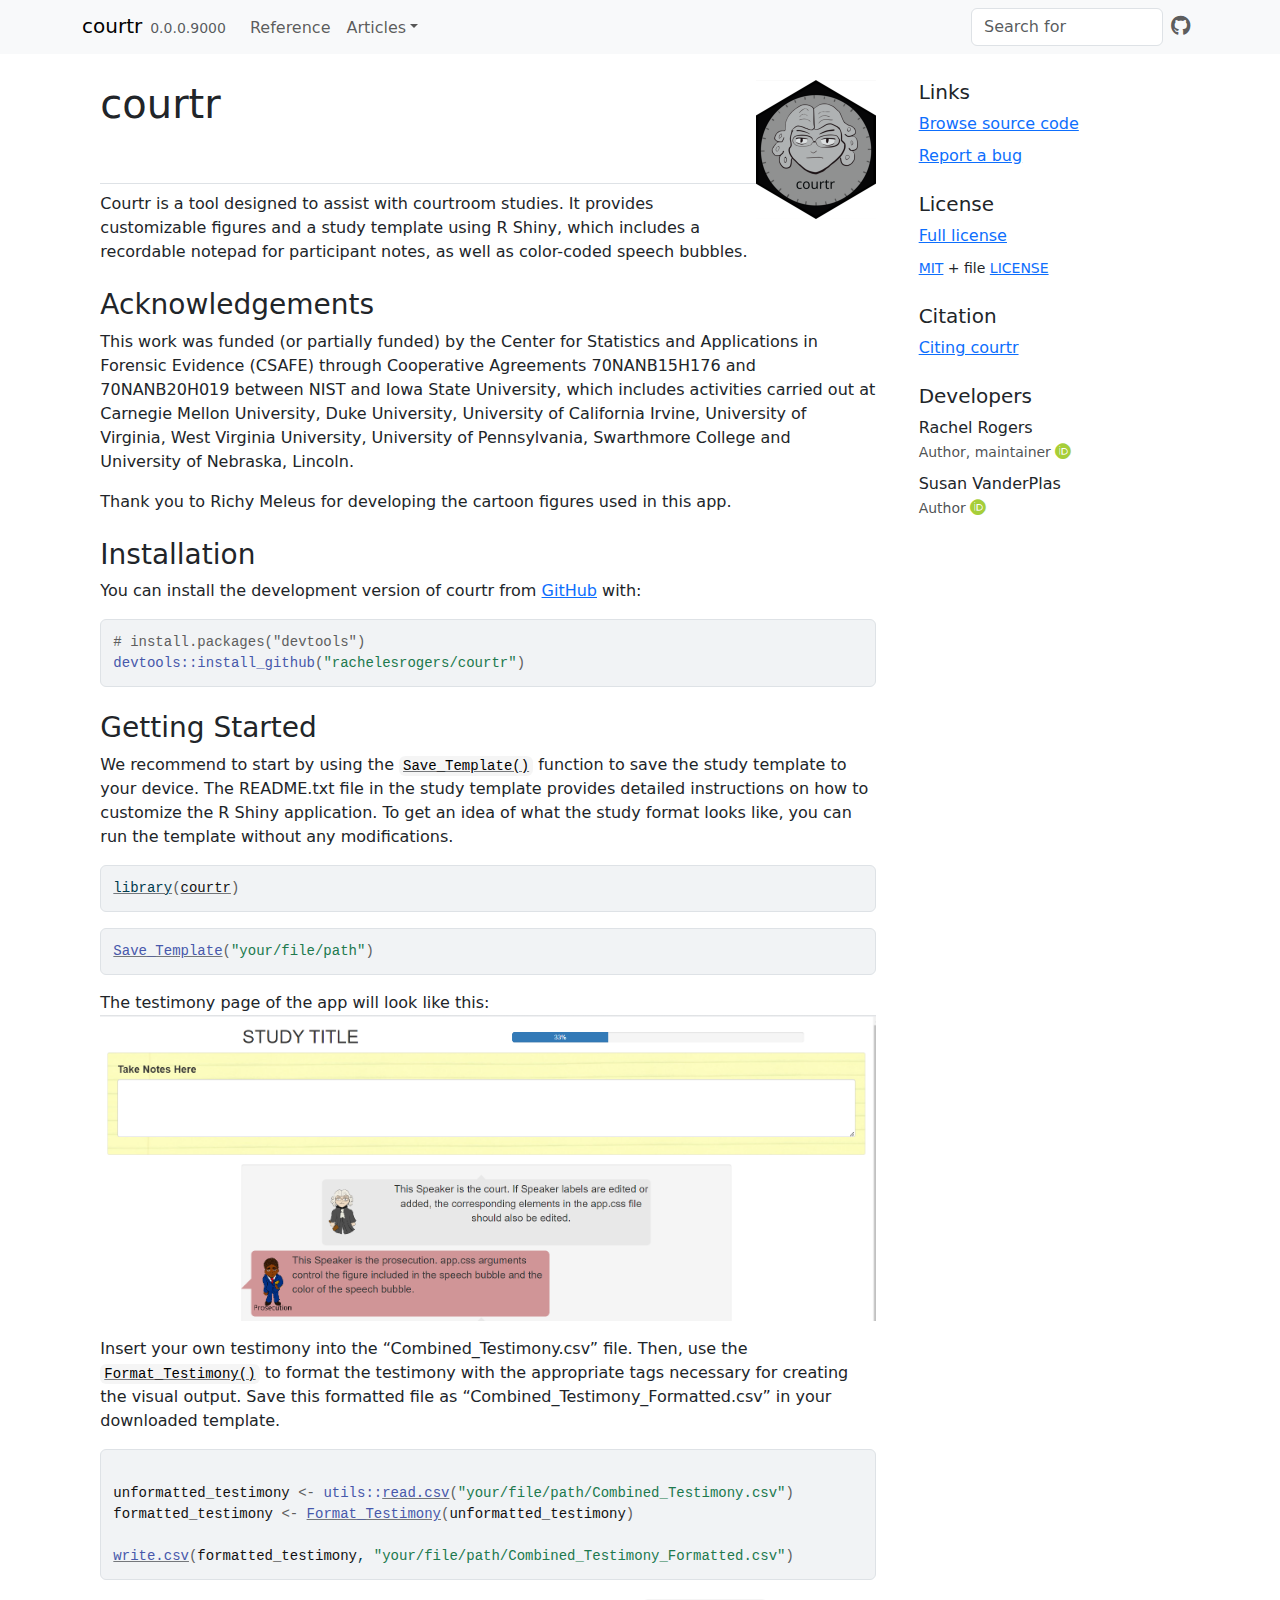
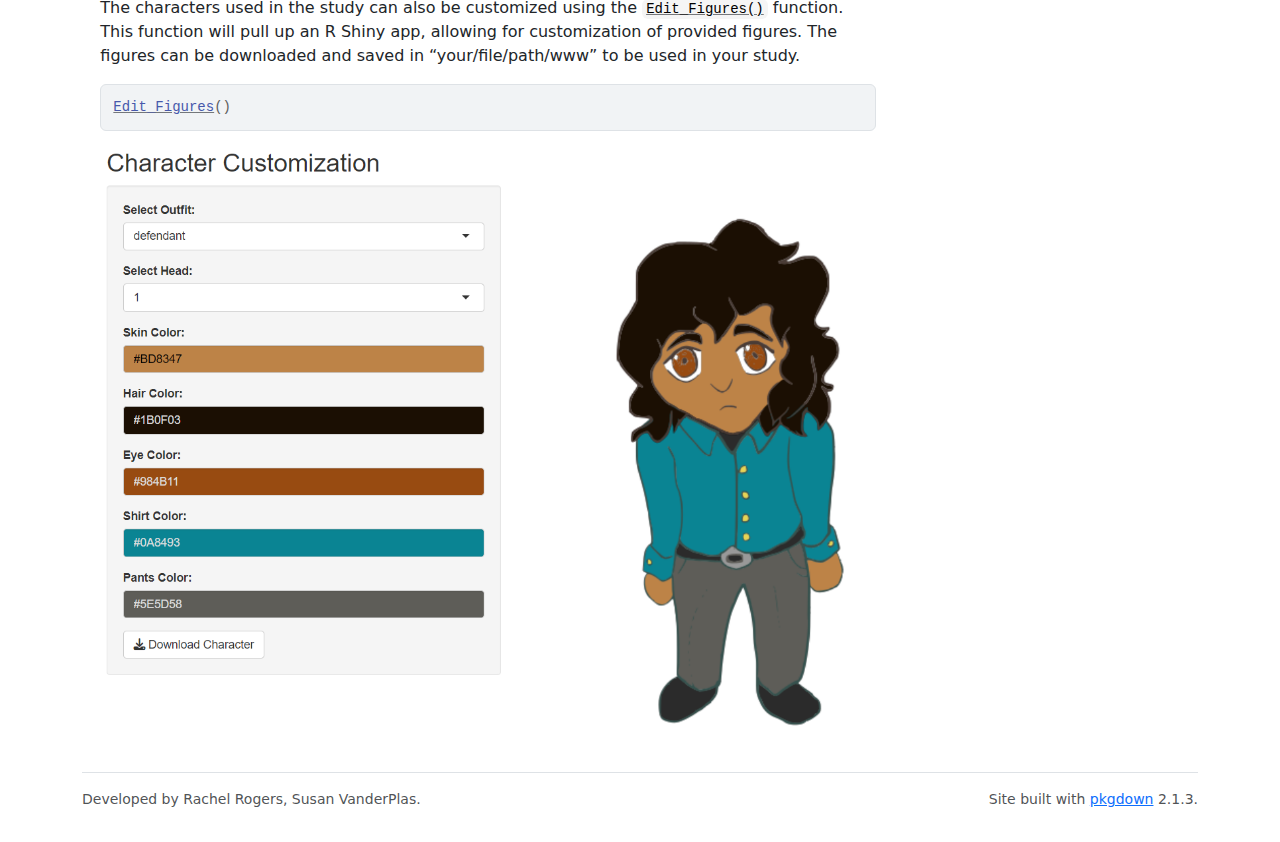
<file: index.html>
<!DOCTYPE html>
<!-- Generated by pkgdown: do not edit by hand --><html lang="en">
<head>
<meta http-equiv="Content-Type" content="text/html; charset=UTF-8">
<meta charset="utf-8">
<meta http-equiv="X-UA-Compatible" content="IE=edge">
<meta name="viewport" content="width=device-width, initial-scale=1, shrink-to-fit=no">
<title>Create Visualizations for Courtroom Scenarios • courtr</title>
<!-- favicons --><link rel="icon" type="image/png" sizes="96x96" href="favicon-96x96.png">
<link rel="icon" type="”image/svg+xml”" href="favicon.svg">
<link rel="apple-touch-icon" sizes="180x180" href="apple-touch-icon.png">
<link rel="icon" sizes="any" href="favicon.ico">
<link rel="manifest" href="site.webmanifest">
<script src="deps/jquery-3.6.0/jquery-3.6.0.min.js"></script><meta name="viewport" content="width=device-width, initial-scale=1, shrink-to-fit=no">
<link href="deps/bootstrap-5.3.1/bootstrap.min.css" rel="stylesheet">
<script src="deps/bootstrap-5.3.1/bootstrap.bundle.min.js"></script><link href="deps/font-awesome-6.5.2/css/all.min.css" rel="stylesheet">
<link href="deps/font-awesome-6.5.2/css/v4-shims.min.css" rel="stylesheet">
<script src="deps/headroom-0.11.0/headroom.min.js"></script><script src="deps/headroom-0.11.0/jQuery.headroom.min.js"></script><script src="deps/bootstrap-toc-1.0.1/bootstrap-toc.min.js"></script><script src="deps/clipboard.js-2.0.11/clipboard.min.js"></script><script src="deps/search-1.0.0/autocomplete.jquery.min.js"></script><script src="deps/search-1.0.0/fuse.min.js"></script><script src="deps/search-1.0.0/mark.min.js"></script><!-- pkgdown --><script src="pkgdown.js"></script><meta property="og:title" content="Create Visualizations for Courtroom Scenarios">
<meta name="description" content="This package allows for the creation of courtroom transcript studies in R Shiny. This includes text bubbles, cartoon figures, and a notepad for participants.">
<meta property="og:description" content="This package allows for the creation of courtroom transcript studies in R Shiny. This includes text bubbles, cartoon figures, and a notepad for participants.">
<meta property="og:image" content="https://rachelesrogers.github.io/courtr/logo.png">
</head>
<body>
    <a href="#main" class="visually-hidden-focusable">Skip to contents</a>


    <nav class="navbar navbar-expand-lg fixed-top bg-light" data-bs-theme="light" aria-label="Site navigation"><div class="container">

    <a class="navbar-brand me-2" href="index.html">courtr</a>

    <small class="nav-text text-muted me-auto" data-bs-toggle="tooltip" data-bs-placement="bottom" title="">0.0.0.9000</small>


    <button class="navbar-toggler" type="button" data-bs-toggle="collapse" data-bs-target="#navbar" aria-controls="navbar" aria-expanded="false" aria-label="Toggle navigation">
      <span class="navbar-toggler-icon"></span>
    </button>

    <div id="navbar" class="collapse navbar-collapse ms-3">
      <ul class="navbar-nav me-auto">
<li class="nav-item"><a class="nav-link" href="reference/index.html">Reference</a></li>
<li class="nav-item dropdown">
  <button class="nav-link dropdown-toggle" type="button" id="dropdown-articles" data-bs-toggle="dropdown" aria-expanded="false" aria-haspopup="true">Articles</button>
  <ul class="dropdown-menu" aria-labelledby="dropdown-articles">
<li><a class="dropdown-item" href="articles/character-creation.html">Character Creation</a></li>
  </ul>
</li>
      </ul>
<ul class="navbar-nav">
<li class="nav-item"><form class="form-inline" role="search">
 <input class="form-control" type="search" name="search-input" id="search-input" autocomplete="off" aria-label="Search site" placeholder="Search for" data-search-index="search.json">
</form></li>
<li class="nav-item"><a class="external-link nav-link" href="https://github.com/rachelesrogers/courtr/" aria-label="GitHub"><span class="fa fab fa-github fa-lg"></span></a></li>
      </ul>
</div>


  </div>
</nav><div class="container template-home">
<div class="row">
  <main id="main" class="col-md-9"><div class="section level1">
<div class="page-header">
<img src="logo.png" class="logo" alt=""><h1 id="courtr-">courtr <a class="anchor" aria-label="anchor" href="#courtr-"></a>
</h1>
</div>
<!-- badges: start -->
<!-- badges: end -->
<p>Courtr is a tool designed to assist with courtroom studies. It provides customizable figures and a study template using R Shiny, which includes a recordable notepad for participant notes, as well as color-coded speech bubbles.</p>
<div class="section level2">
<h2 id="acknowledgements">Acknowledgements<a class="anchor" aria-label="anchor" href="#acknowledgements"></a>
</h2>
<p>This work was funded (or partially funded) by the Center for Statistics and Applications in Forensic Evidence (CSAFE) through Cooperative Agreements 70NANB15H176 and 70NANB20H019 between NIST and Iowa State University, which includes activities carried out at Carnegie Mellon University, Duke University, University of California Irvine, University of Virginia, West Virginia University, University of Pennsylvania, Swarthmore College and University of Nebraska, Lincoln.</p>
<p>Thank you to Richy Meleus for developing the cartoon figures used in this app.</p>
</div>
<div class="section level2">
<h2 id="installation">Installation<a class="anchor" aria-label="anchor" href="#installation"></a>
</h2>
<p>You can install the development version of courtr from <a href="https://github.com/" class="external-link">GitHub</a> with:</p>
<div class="sourceCode" id="cb1"><pre class="downlit sourceCode r">
<code class="sourceCode R"><span><span class="co"># install.packages("devtools")</span></span>
<span><span class="fu">devtools</span><span class="fu">::</span><span class="fu">install_github</span><span class="op">(</span><span class="st">"rachelesrogers/courtr"</span><span class="op">)</span></span></code></pre></div>
</div>
<div class="section level2">
<h2 id="getting-started">Getting Started<a class="anchor" aria-label="anchor" href="#getting-started"></a>
</h2>
<p>We recommend to start by using the <code><a href="reference/Save_Template.html">Save_Template()</a></code> function to save the study template to your device. The README.txt file in the study template provides detailed instructions on how to customize the R Shiny application. To get an idea of what the study format looks like, you can run the template without any modifications.</p>
<div class="sourceCode" id="cb2"><pre class="downlit sourceCode r">
<code class="sourceCode R"><span><span class="kw"><a href="https://rdrr.io/r/base/library.html" class="external-link">library</a></span><span class="op">(</span><span class="va"><a href="https://github.com/rachelesrogers/courtr" class="external-link">courtr</a></span><span class="op">)</span></span></code></pre></div>
<div class="sourceCode" id="cb3"><pre class="downlit sourceCode r">
<code class="sourceCode R"><span><span class="fu"><a href="reference/Save_Template.html">Save_Template</a></span><span class="op">(</span><span class="st">"your/file/path"</span><span class="op">)</span></span></code></pre></div>
<p>The testimony page of the app will look like this: <img src="reference/figures/template_screenshot.png" align="center" alt="template screenshot"></p>
<p>Insert your own testimony into the “Combined_Testimony.csv” file. Then, use the <code><a href="reference/Format_Testimony.html">Format_Testimony()</a></code> to format the testimony with the appropriate tags necessary for creating the visual output. Save this formatted file as “Combined_Testimony_Formatted.csv” in your downloaded template.</p>
<div class="sourceCode" id="cb4"><pre class="downlit sourceCode r">
<code class="sourceCode R"><span></span>
<span><span class="va">unformatted_testimony</span> <span class="op">&lt;-</span> <span class="fu">utils</span><span class="fu">::</span><span class="fu"><a href="https://rdrr.io/r/utils/read.table.html" class="external-link">read.csv</a></span><span class="op">(</span><span class="st">"your/file/path/Combined_Testimony.csv"</span><span class="op">)</span></span>
<span><span class="va">formatted_testimony</span> <span class="op">&lt;-</span> <span class="fu"><a href="reference/Format_Testimony.html">Format_Testimony</a></span><span class="op">(</span><span class="va">unformatted_testimony</span><span class="op">)</span></span>
<span></span>
<span><span class="fu"><a href="https://rdrr.io/r/utils/write.table.html" class="external-link">write.csv</a></span><span class="op">(</span><span class="va">formatted_testimony</span>, <span class="st">"your/file/path/Combined_Testimony_Formatted.csv"</span><span class="op">)</span></span></code></pre></div>
<p>The characters used in the study can also be customized using the <code><a href="reference/Edit_Figures.html">Edit_Figures()</a></code> function. This function will pull up an R Shiny app, allowing for customization of provided figures. The figures can be downloaded and saved in “your/file/path/www” to be used in your study.</p>
<div class="sourceCode" id="cb5"><pre class="downlit sourceCode r">
<code class="sourceCode R"><span><span class="fu"><a href="reference/Edit_Figures.html">Edit_Figures</a></span><span class="op">(</span><span class="op">)</span></span></code></pre></div>
<p><img src="reference/figures/figure_edits.png" align="center" alt="editing screenshot"></p>
</div>
</div>
  </main><aside class="col-md-3"><div class="links">
<h2 data-toc-skip>Links</h2>
<ul class="list-unstyled">
<li><a href="https://github.com/rachelesrogers/courtr/" class="external-link">Browse source code</a></li>
<li><a href="https://github.com/rachelesrogers/courtr/issues" class="external-link">Report a bug</a></li>
</ul>
</div>

<div class="license">
<h2 data-toc-skip>License</h2>
<ul class="list-unstyled">
<li><a href="LICENSE.html">Full license</a></li>
<li><small><a href="https://opensource.org/licenses/mit-license.php" class="external-link">MIT</a> + file <a href="LICENSE-text.html">LICENSE</a></small></li>
</ul>
</div>


<div class="citation">
<h2 data-toc-skip>Citation</h2>
<ul class="list-unstyled">
<li><a href="authors.html#citation">Citing courtr</a></li>
</ul>
</div>

<div class="developers">
<h2 data-toc-skip>Developers</h2>
<ul class="list-unstyled">
<li>Rachel Rogers <br><small class="roles"> Author, maintainer </small> <a href="https://orcid.org/0000-0002-4145-9630" target="orcid.widget" aria-label="ORCID" class="external-link"><span class="fab fa-orcid orcid" aria-hidden="true"></span></a>  </li>
<li>Susan VanderPlas <br><small class="roles"> Author </small> <a href="https://orcid.org/0000-0002-3803-0972" target="orcid.widget" aria-label="ORCID" class="external-link"><span class="fab fa-orcid orcid" aria-hidden="true"></span></a>  </li>
</ul>
</div>



  </aside>
</div>


    <footer><div class="pkgdown-footer-left">
  <p>Developed by Rachel Rogers, Susan VanderPlas.</p>
</div>

<div class="pkgdown-footer-right">
  <p>Site built with <a href="https://pkgdown.r-lib.org/" class="external-link">pkgdown</a> 2.1.3.</p>
</div>

    </footer>
</div>





  </body>
</html>
</file>
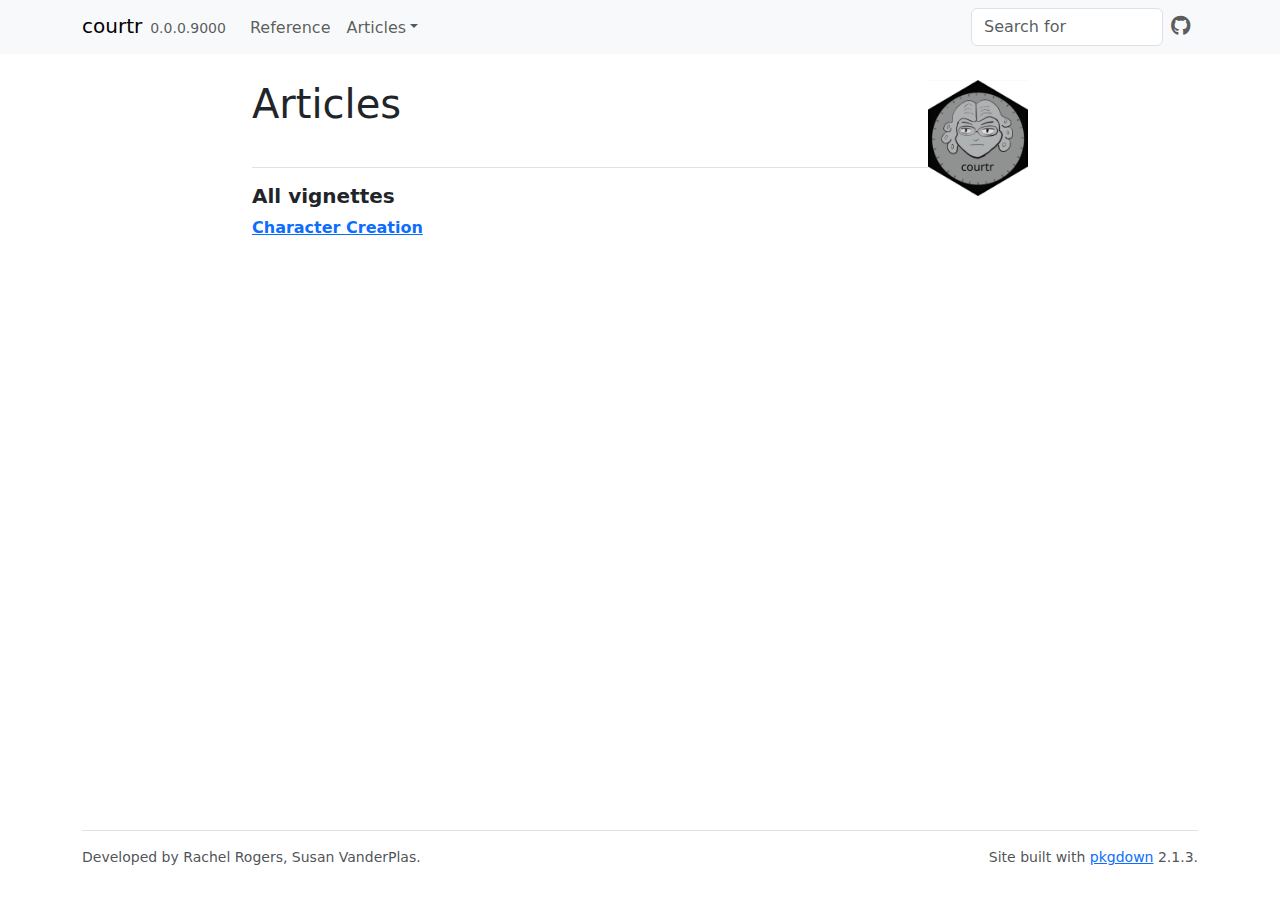
<file: articles/index.html>
<!DOCTYPE html>
<!-- Generated by pkgdown: do not edit by hand --><html lang="en"><head><meta http-equiv="Content-Type" content="text/html; charset=UTF-8"><meta charset="utf-8"><meta http-equiv="X-UA-Compatible" content="IE=edge"><meta name="viewport" content="width=device-width, initial-scale=1, shrink-to-fit=no"><title>Articles • courtr</title><!-- favicons --><link rel="icon" type="image/png" sizes="96x96" href="../favicon-96x96.png"><link rel="icon" type="”image/svg+xml”" href="../favicon.svg"><link rel="apple-touch-icon" sizes="180x180" href="../apple-touch-icon.png"><link rel="icon" sizes="any" href="../favicon.ico"><link rel="manifest" href="../site.webmanifest"><script src="../deps/jquery-3.6.0/jquery-3.6.0.min.js"></script><meta name="viewport" content="width=device-width, initial-scale=1, shrink-to-fit=no"><link href="../deps/bootstrap-5.3.1/bootstrap.min.css" rel="stylesheet"><script src="../deps/bootstrap-5.3.1/bootstrap.bundle.min.js"></script><link href="../deps/font-awesome-6.5.2/css/all.min.css" rel="stylesheet"><link href="../deps/font-awesome-6.5.2/css/v4-shims.min.css" rel="stylesheet"><script src="../deps/headroom-0.11.0/headroom.min.js"></script><script src="../deps/headroom-0.11.0/jQuery.headroom.min.js"></script><script src="../deps/bootstrap-toc-1.0.1/bootstrap-toc.min.js"></script><script src="../deps/clipboard.js-2.0.11/clipboard.min.js"></script><script src="../deps/search-1.0.0/autocomplete.jquery.min.js"></script><script src="../deps/search-1.0.0/fuse.min.js"></script><script src="../deps/search-1.0.0/mark.min.js"></script><!-- pkgdown --><script src="../pkgdown.js"></script><meta property="og:title" content="Articles"><meta property="og:image" content="https://rachelesrogers.github.io/courtr/logo.png"></head><body>
    <a href="#main" class="visually-hidden-focusable">Skip to contents</a>


    <nav class="navbar navbar-expand-lg fixed-top bg-light" data-bs-theme="light" aria-label="Site navigation"><div class="container">

    <a class="navbar-brand me-2" href="../index.html">courtr</a>

    <small class="nav-text text-muted me-auto" data-bs-toggle="tooltip" data-bs-placement="bottom" title="">0.0.0.9000</small>


    <button class="navbar-toggler" type="button" data-bs-toggle="collapse" data-bs-target="#navbar" aria-controls="navbar" aria-expanded="false" aria-label="Toggle navigation">
      <span class="navbar-toggler-icon"></span>
    </button>

    <div id="navbar" class="collapse navbar-collapse ms-3">
      <ul class="navbar-nav me-auto"><li class="nav-item"><a class="nav-link" href="../reference/index.html">Reference</a></li>
<li class="nav-item dropdown">
  <button class="nav-link dropdown-toggle" type="button" id="dropdown-articles" data-bs-toggle="dropdown" aria-expanded="false" aria-haspopup="true">Articles</button>
  <ul class="dropdown-menu" aria-labelledby="dropdown-articles"><li><a class="dropdown-item" href="../articles/character-creation.html">Character Creation</a></li>
  </ul></li>
      </ul><ul class="navbar-nav"><li class="nav-item"><form class="form-inline" role="search">
 <input class="form-control" type="search" name="search-input" id="search-input" autocomplete="off" aria-label="Search site" placeholder="Search for" data-search-index="../search.json"></form></li>
<li class="nav-item"><a class="external-link nav-link" href="https://github.com/rachelesrogers/courtr/" aria-label="GitHub"><span class="fa fab fa-github fa-lg"></span></a></li>
      </ul></div>


  </div>
</nav><div class="container template-article-index">
<div class="row">
  <main id="main" class="col-md-9"><div class="page-header">
      <img src="../logo.png" class="logo" alt=""><h1>Articles</h1>
    </div>

    <div class="section ">
      <h3>All vignettes</h3>
      <div class="section-desc"></div>

      <dl><dt><a href="character-creation.html">Character Creation</a></dt>
        <dd>
      </dd></dl></div>
  </main></div>


    <footer><div class="pkgdown-footer-left">
  <p>Developed by Rachel Rogers, Susan VanderPlas.</p>
</div>

<div class="pkgdown-footer-right">
  <p>Site built with <a href="https://pkgdown.r-lib.org/" class="external-link">pkgdown</a> 2.1.3.</p>
</div>

    </footer></div>





  </body></html>
</file>
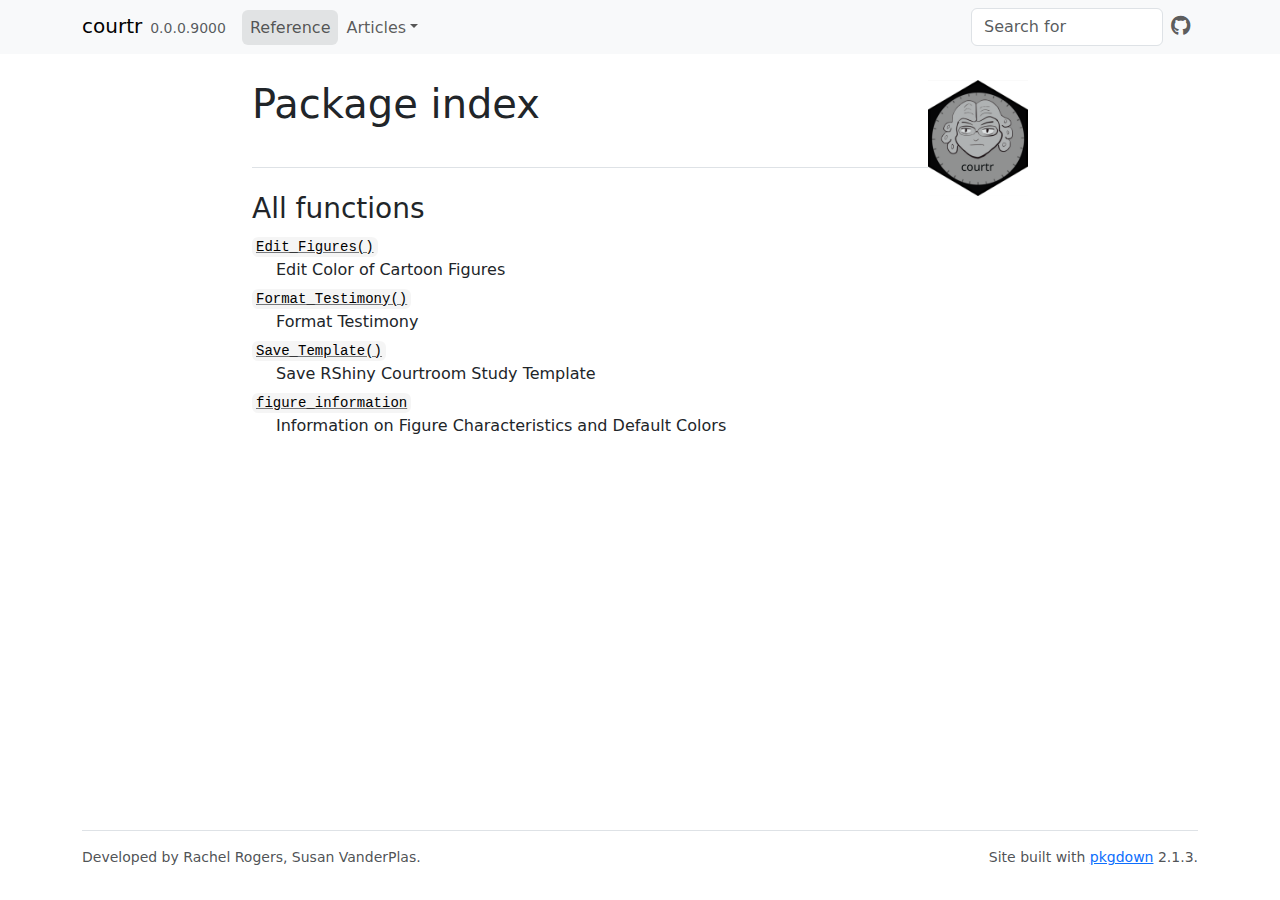
<file: reference/index.html>
<!DOCTYPE html>
<!-- Generated by pkgdown: do not edit by hand --><html lang="en"><head><meta http-equiv="Content-Type" content="text/html; charset=UTF-8"><meta charset="utf-8"><meta http-equiv="X-UA-Compatible" content="IE=edge"><meta name="viewport" content="width=device-width, initial-scale=1, shrink-to-fit=no"><title>Package index • courtr</title><!-- favicons --><link rel="icon" type="image/png" sizes="96x96" href="../favicon-96x96.png"><link rel="icon" type="”image/svg+xml”" href="../favicon.svg"><link rel="apple-touch-icon" sizes="180x180" href="../apple-touch-icon.png"><link rel="icon" sizes="any" href="../favicon.ico"><link rel="manifest" href="../site.webmanifest"><script src="../deps/jquery-3.6.0/jquery-3.6.0.min.js"></script><meta name="viewport" content="width=device-width, initial-scale=1, shrink-to-fit=no"><link href="../deps/bootstrap-5.3.1/bootstrap.min.css" rel="stylesheet"><script src="../deps/bootstrap-5.3.1/bootstrap.bundle.min.js"></script><link href="../deps/font-awesome-6.5.2/css/all.min.css" rel="stylesheet"><link href="../deps/font-awesome-6.5.2/css/v4-shims.min.css" rel="stylesheet"><script src="../deps/headroom-0.11.0/headroom.min.js"></script><script src="../deps/headroom-0.11.0/jQuery.headroom.min.js"></script><script src="../deps/bootstrap-toc-1.0.1/bootstrap-toc.min.js"></script><script src="../deps/clipboard.js-2.0.11/clipboard.min.js"></script><script src="../deps/search-1.0.0/autocomplete.jquery.min.js"></script><script src="../deps/search-1.0.0/fuse.min.js"></script><script src="../deps/search-1.0.0/mark.min.js"></script><!-- pkgdown --><script src="../pkgdown.js"></script><meta property="og:title" content="Package index"><meta property="og:image" content="https://rachelesrogers.github.io/courtr/logo.png"></head><body>
    <a href="#main" class="visually-hidden-focusable">Skip to contents</a>


    <nav class="navbar navbar-expand-lg fixed-top bg-light" data-bs-theme="light" aria-label="Site navigation"><div class="container">

    <a class="navbar-brand me-2" href="../index.html">courtr</a>

    <small class="nav-text text-muted me-auto" data-bs-toggle="tooltip" data-bs-placement="bottom" title="">0.0.0.9000</small>


    <button class="navbar-toggler" type="button" data-bs-toggle="collapse" data-bs-target="#navbar" aria-controls="navbar" aria-expanded="false" aria-label="Toggle navigation">
      <span class="navbar-toggler-icon"></span>
    </button>

    <div id="navbar" class="collapse navbar-collapse ms-3">
      <ul class="navbar-nav me-auto"><li class="active nav-item"><a class="nav-link" href="../reference/index.html">Reference</a></li>
<li class="nav-item dropdown">
  <button class="nav-link dropdown-toggle" type="button" id="dropdown-articles" data-bs-toggle="dropdown" aria-expanded="false" aria-haspopup="true">Articles</button>
  <ul class="dropdown-menu" aria-labelledby="dropdown-articles"><li><a class="dropdown-item" href="../articles/character-creation.html">Character Creation</a></li>
  </ul></li>
      </ul><ul class="navbar-nav"><li class="nav-item"><form class="form-inline" role="search">
 <input class="form-control" type="search" name="search-input" id="search-input" autocomplete="off" aria-label="Search site" placeholder="Search for" data-search-index="../search.json"></form></li>
<li class="nav-item"><a class="external-link nav-link" href="https://github.com/rachelesrogers/courtr/" aria-label="GitHub"><span class="fa fab fa-github fa-lg"></span></a></li>
      </ul></div>


  </div>
</nav><div class="container template-reference-index">
<div class="row">
  <main id="main" class="col-md-9"><div class="page-header">
      <img src="../logo.png" class="logo" alt=""><h1>Package index</h1>
    </div>

    <div class="section level2">
      <h2 id="all-functions">All functions<a class="anchor" aria-label="anchor" href="#all-functions"></a></h2>




    </div><div class="section level2">




      <dl><dt>

          <code><a href="Edit_Figures.html">Edit_Figures()</a></code>

        </dt>
        <dd>Edit Color of Cartoon Figures</dd>
      </dl><dl><dt>

          <code><a href="Format_Testimony.html">Format_Testimony()</a></code>

        </dt>
        <dd>Format Testimony</dd>
      </dl><dl><dt>

          <code><a href="Save_Template.html">Save_Template()</a></code>

        </dt>
        <dd>Save RShiny Courtroom Study Template</dd>
      </dl><dl><dt>

          <code><a href="figure_information.html">figure_information</a></code>

        </dt>
        <dd>Information on Figure Characteristics and Default Colors</dd>
      </dl></div>
  </main></div>


    <footer><div class="pkgdown-footer-left">
  <p>Developed by Rachel Rogers, Susan VanderPlas.</p>
</div>

<div class="pkgdown-footer-right">
  <p>Site built with <a href="https://pkgdown.r-lib.org/" class="external-link">pkgdown</a> 2.1.3.</p>
</div>

    </footer></div>





  </body></html>
</file>
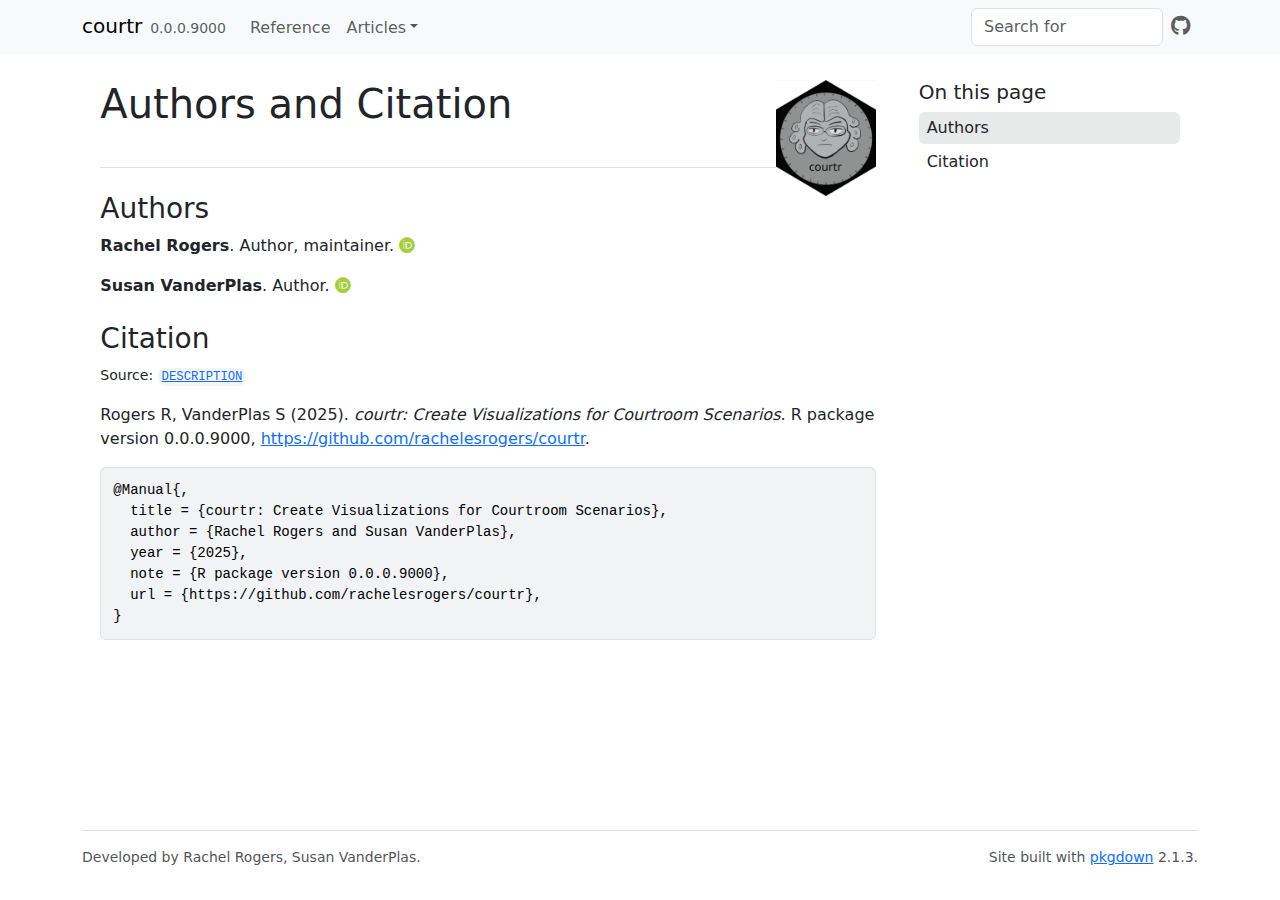
<file: authors.html>
<!DOCTYPE html>
<!-- Generated by pkgdown: do not edit by hand --><html lang="en"><head><meta http-equiv="Content-Type" content="text/html; charset=UTF-8"><meta charset="utf-8"><meta http-equiv="X-UA-Compatible" content="IE=edge"><meta name="viewport" content="width=device-width, initial-scale=1, shrink-to-fit=no"><title>Authors and Citation • courtr</title><!-- favicons --><link rel="icon" type="image/png" sizes="96x96" href="favicon-96x96.png"><link rel="icon" type="”image/svg+xml”" href="favicon.svg"><link rel="apple-touch-icon" sizes="180x180" href="apple-touch-icon.png"><link rel="icon" sizes="any" href="favicon.ico"><link rel="manifest" href="site.webmanifest"><script src="deps/jquery-3.6.0/jquery-3.6.0.min.js"></script><meta name="viewport" content="width=device-width, initial-scale=1, shrink-to-fit=no"><link href="deps/bootstrap-5.3.1/bootstrap.min.css" rel="stylesheet"><script src="deps/bootstrap-5.3.1/bootstrap.bundle.min.js"></script><link href="deps/font-awesome-6.5.2/css/all.min.css" rel="stylesheet"><link href="deps/font-awesome-6.5.2/css/v4-shims.min.css" rel="stylesheet"><script src="deps/headroom-0.11.0/headroom.min.js"></script><script src="deps/headroom-0.11.0/jQuery.headroom.min.js"></script><script src="deps/bootstrap-toc-1.0.1/bootstrap-toc.min.js"></script><script src="deps/clipboard.js-2.0.11/clipboard.min.js"></script><script src="deps/search-1.0.0/autocomplete.jquery.min.js"></script><script src="deps/search-1.0.0/fuse.min.js"></script><script src="deps/search-1.0.0/mark.min.js"></script><!-- pkgdown --><script src="pkgdown.js"></script><meta property="og:title" content="Authors and Citation"><meta property="og:image" content="https://rachelesrogers.github.io/courtr/logo.png"></head><body>
    <a href="#main" class="visually-hidden-focusable">Skip to contents</a>


    <nav class="navbar navbar-expand-lg fixed-top bg-light" data-bs-theme="light" aria-label="Site navigation"><div class="container">

    <a class="navbar-brand me-2" href="index.html">courtr</a>

    <small class="nav-text text-muted me-auto" data-bs-toggle="tooltip" data-bs-placement="bottom" title="">0.0.0.9000</small>


    <button class="navbar-toggler" type="button" data-bs-toggle="collapse" data-bs-target="#navbar" aria-controls="navbar" aria-expanded="false" aria-label="Toggle navigation">
      <span class="navbar-toggler-icon"></span>
    </button>

    <div id="navbar" class="collapse navbar-collapse ms-3">
      <ul class="navbar-nav me-auto"><li class="nav-item"><a class="nav-link" href="reference/index.html">Reference</a></li>
<li class="nav-item dropdown">
  <button class="nav-link dropdown-toggle" type="button" id="dropdown-articles" data-bs-toggle="dropdown" aria-expanded="false" aria-haspopup="true">Articles</button>
  <ul class="dropdown-menu" aria-labelledby="dropdown-articles"><li><a class="dropdown-item" href="articles/character-creation.html">Character Creation</a></li>
  </ul></li>
      </ul><ul class="navbar-nav"><li class="nav-item"><form class="form-inline" role="search">
 <input class="form-control" type="search" name="search-input" id="search-input" autocomplete="off" aria-label="Search site" placeholder="Search for" data-search-index="search.json"></form></li>
<li class="nav-item"><a class="external-link nav-link" href="https://github.com/rachelesrogers/courtr/" aria-label="GitHub"><span class="fa fab fa-github fa-lg"></span></a></li>
      </ul></div>


  </div>
</nav><div class="container template-citation-authors">
<div class="row">
  <main id="main" class="col-md-9"><div class="page-header">
      <img src="logo.png" class="logo" alt=""><h1>Authors and Citation</h1>
    </div>

    <div class="section level2">
      <h2>Authors</h2>

      <ul class="list-unstyled"><li>
          <p><strong>Rachel Rogers</strong>. Author, maintainer. <a href="https://orcid.org/0000-0002-4145-9630" target="orcid.widget" aria-label="ORCID" class="external-link"><span class="fab fa-orcid orcid" aria-hidden="true"></span></a>
          </p>
        </li>
        <li>
          <p><strong>Susan VanderPlas</strong>. Author. <a href="https://orcid.org/0000-0002-3803-0972" target="orcid.widget" aria-label="ORCID" class="external-link"><span class="fab fa-orcid orcid" aria-hidden="true"></span></a>
          </p>
        </li>
      </ul></div>

    <div class="section level2">
      <h2 id="citation">Citation</h2>
      <p><small class="dont-index">Source: <a href="https://github.com/rachelesrogers/courtr/blob/master/DESCRIPTION" class="external-link"><code>DESCRIPTION</code></a></small></p>

      <p>Rogers R, VanderPlas S (2025).
<em>courtr: Create Visualizations for Courtroom Scenarios</em>.
R package version 0.0.0.9000, <a href="https://github.com/rachelesrogers/courtr" class="external-link">https://github.com/rachelesrogers/courtr</a>.
</p>
      <pre>@Manual{,
  title = {courtr: Create Visualizations for Courtroom Scenarios},
  author = {Rachel Rogers and Susan VanderPlas},
  year = {2025},
  note = {R package version 0.0.0.9000},
  url = {https://github.com/rachelesrogers/courtr},
}</pre>
    </div>

  </main><aside class="col-md-3"><nav id="toc" aria-label="Table of contents"><h2>On this page</h2>
    </nav></aside></div>


    <footer><div class="pkgdown-footer-left">
  <p>Developed by Rachel Rogers, Susan VanderPlas.</p>
</div>

<div class="pkgdown-footer-right">
  <p>Site built with <a href="https://pkgdown.r-lib.org/" class="external-link">pkgdown</a> 2.1.3.</p>
</div>

    </footer></div>





  </body></html>
</file>
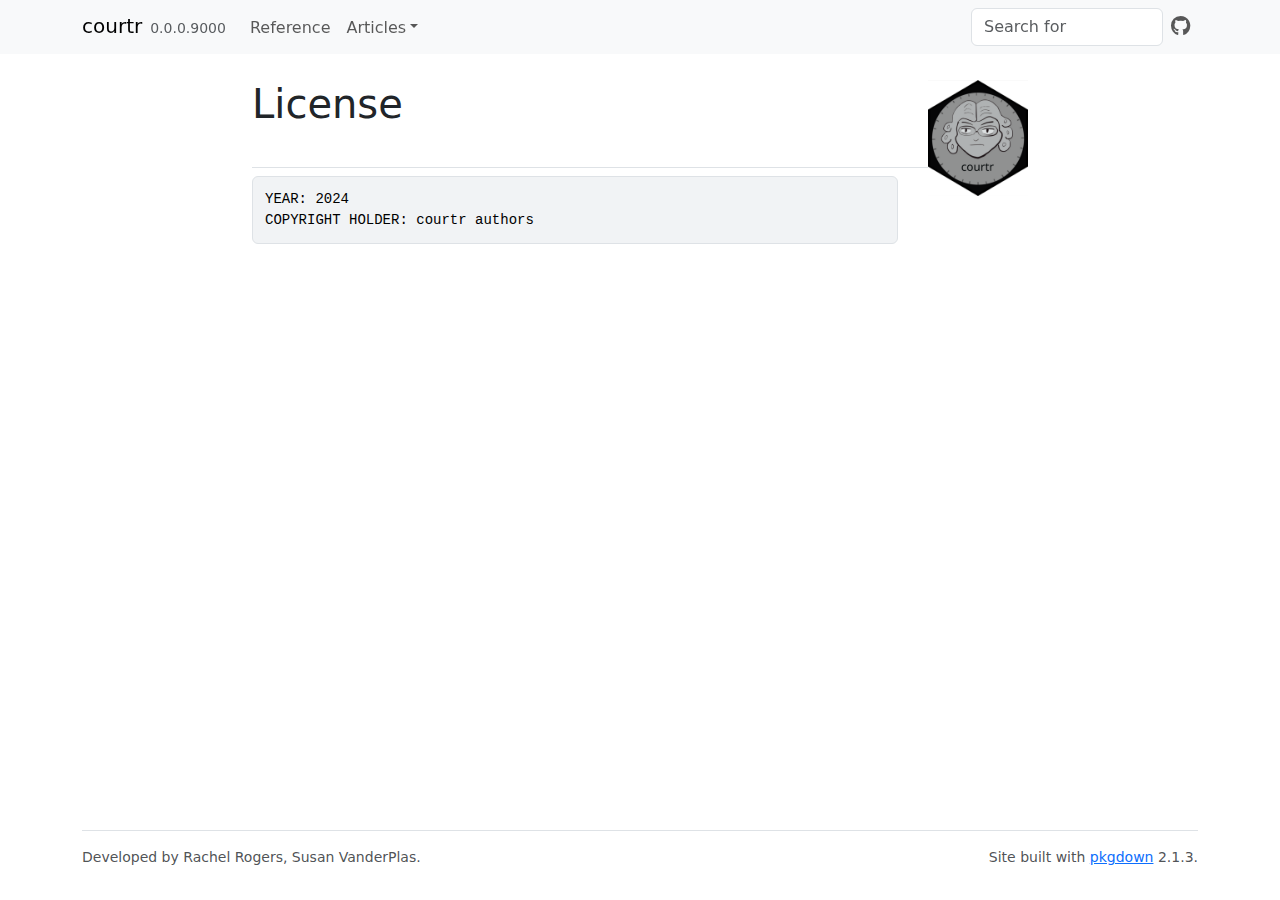
<file: LICENSE-text.html>
<!DOCTYPE html>
<!-- Generated by pkgdown: do not edit by hand --><html lang="en"><head><meta http-equiv="Content-Type" content="text/html; charset=UTF-8"><meta charset="utf-8"><meta http-equiv="X-UA-Compatible" content="IE=edge"><meta name="viewport" content="width=device-width, initial-scale=1, shrink-to-fit=no"><title>License • courtr</title><!-- favicons --><link rel="icon" type="image/png" sizes="96x96" href="favicon-96x96.png"><link rel="icon" type="”image/svg+xml”" href="favicon.svg"><link rel="apple-touch-icon" sizes="180x180" href="apple-touch-icon.png"><link rel="icon" sizes="any" href="favicon.ico"><link rel="manifest" href="site.webmanifest"><script src="deps/jquery-3.6.0/jquery-3.6.0.min.js"></script><meta name="viewport" content="width=device-width, initial-scale=1, shrink-to-fit=no"><link href="deps/bootstrap-5.3.1/bootstrap.min.css" rel="stylesheet"><script src="deps/bootstrap-5.3.1/bootstrap.bundle.min.js"></script><link href="deps/font-awesome-6.5.2/css/all.min.css" rel="stylesheet"><link href="deps/font-awesome-6.5.2/css/v4-shims.min.css" rel="stylesheet"><script src="deps/headroom-0.11.0/headroom.min.js"></script><script src="deps/headroom-0.11.0/jQuery.headroom.min.js"></script><script src="deps/bootstrap-toc-1.0.1/bootstrap-toc.min.js"></script><script src="deps/clipboard.js-2.0.11/clipboard.min.js"></script><script src="deps/search-1.0.0/autocomplete.jquery.min.js"></script><script src="deps/search-1.0.0/fuse.min.js"></script><script src="deps/search-1.0.0/mark.min.js"></script><!-- pkgdown --><script src="pkgdown.js"></script><meta property="og:title" content="License"><meta property="og:image" content="https://rachelesrogers.github.io/courtr/logo.png"></head><body>
    <a href="#main" class="visually-hidden-focusable">Skip to contents</a>


    <nav class="navbar navbar-expand-lg fixed-top bg-light" data-bs-theme="light" aria-label="Site navigation"><div class="container">

    <a class="navbar-brand me-2" href="index.html">courtr</a>

    <small class="nav-text text-muted me-auto" data-bs-toggle="tooltip" data-bs-placement="bottom" title="">0.0.0.9000</small>


    <button class="navbar-toggler" type="button" data-bs-toggle="collapse" data-bs-target="#navbar" aria-controls="navbar" aria-expanded="false" aria-label="Toggle navigation">
      <span class="navbar-toggler-icon"></span>
    </button>

    <div id="navbar" class="collapse navbar-collapse ms-3">
      <ul class="navbar-nav me-auto"><li class="nav-item"><a class="nav-link" href="reference/index.html">Reference</a></li>
<li class="nav-item dropdown">
  <button class="nav-link dropdown-toggle" type="button" id="dropdown-articles" data-bs-toggle="dropdown" aria-expanded="false" aria-haspopup="true">Articles</button>
  <ul class="dropdown-menu" aria-labelledby="dropdown-articles"><li><a class="dropdown-item" href="articles/character-creation.html">Character Creation</a></li>
  </ul></li>
      </ul><ul class="navbar-nav"><li class="nav-item"><form class="form-inline" role="search">
 <input class="form-control" type="search" name="search-input" id="search-input" autocomplete="off" aria-label="Search site" placeholder="Search for" data-search-index="search.json"></form></li>
<li class="nav-item"><a class="external-link nav-link" href="https://github.com/rachelesrogers/courtr/" aria-label="GitHub"><span class="fa fab fa-github fa-lg"></span></a></li>
      </ul></div>


  </div>
</nav><div class="container template-title-body">
<div class="row">
  <main id="main" class="col-md-9"><div class="page-header">
      <img src="logo.png" class="logo" alt=""><h1>License</h1>

    </div>

<pre>YEAR: 2024
COPYRIGHT HOLDER: courtr authors
</pre>

  </main></div>


    <footer><div class="pkgdown-footer-left">
  <p>Developed by Rachel Rogers, Susan VanderPlas.</p>
</div>

<div class="pkgdown-footer-right">
  <p>Site built with <a href="https://pkgdown.r-lib.org/" class="external-link">pkgdown</a> 2.1.3.</p>
</div>

    </footer></div>





  </body></html>
</file>
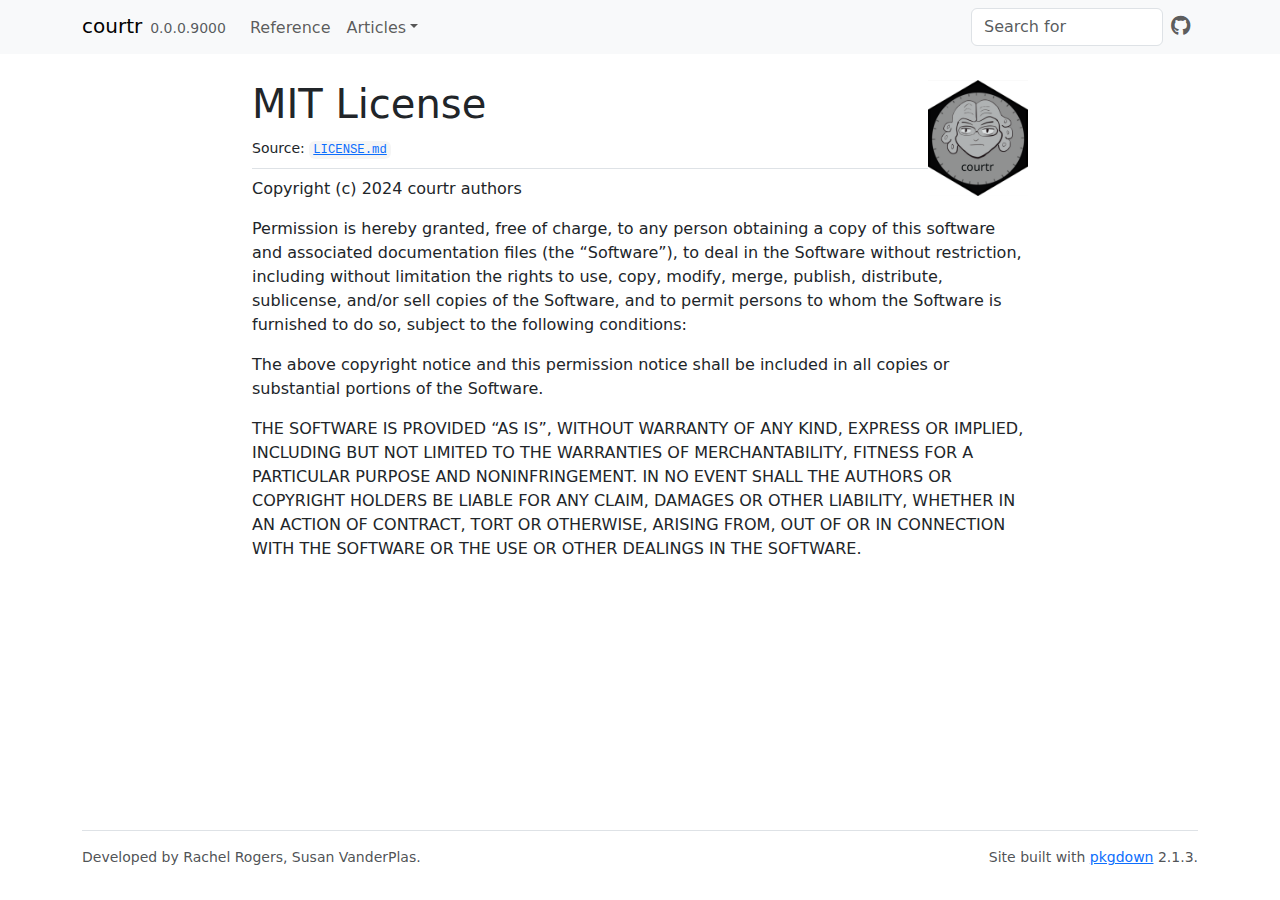
<file: LICENSE.html>
<!DOCTYPE html>
<!-- Generated by pkgdown: do not edit by hand --><html lang="en"><head><meta http-equiv="Content-Type" content="text/html; charset=UTF-8"><meta charset="utf-8"><meta http-equiv="X-UA-Compatible" content="IE=edge"><meta name="viewport" content="width=device-width, initial-scale=1, shrink-to-fit=no"><title>MIT License • courtr</title><!-- favicons --><link rel="icon" type="image/png" sizes="96x96" href="favicon-96x96.png"><link rel="icon" type="”image/svg+xml”" href="favicon.svg"><link rel="apple-touch-icon" sizes="180x180" href="apple-touch-icon.png"><link rel="icon" sizes="any" href="favicon.ico"><link rel="manifest" href="site.webmanifest"><script src="deps/jquery-3.6.0/jquery-3.6.0.min.js"></script><meta name="viewport" content="width=device-width, initial-scale=1, shrink-to-fit=no"><link href="deps/bootstrap-5.3.1/bootstrap.min.css" rel="stylesheet"><script src="deps/bootstrap-5.3.1/bootstrap.bundle.min.js"></script><link href="deps/font-awesome-6.5.2/css/all.min.css" rel="stylesheet"><link href="deps/font-awesome-6.5.2/css/v4-shims.min.css" rel="stylesheet"><script src="deps/headroom-0.11.0/headroom.min.js"></script><script src="deps/headroom-0.11.0/jQuery.headroom.min.js"></script><script src="deps/bootstrap-toc-1.0.1/bootstrap-toc.min.js"></script><script src="deps/clipboard.js-2.0.11/clipboard.min.js"></script><script src="deps/search-1.0.0/autocomplete.jquery.min.js"></script><script src="deps/search-1.0.0/fuse.min.js"></script><script src="deps/search-1.0.0/mark.min.js"></script><!-- pkgdown --><script src="pkgdown.js"></script><meta property="og:title" content="MIT License"><meta property="og:image" content="https://rachelesrogers.github.io/courtr/logo.png"></head><body>
    <a href="#main" class="visually-hidden-focusable">Skip to contents</a>


    <nav class="navbar navbar-expand-lg fixed-top bg-light" data-bs-theme="light" aria-label="Site navigation"><div class="container">

    <a class="navbar-brand me-2" href="index.html">courtr</a>

    <small class="nav-text text-muted me-auto" data-bs-toggle="tooltip" data-bs-placement="bottom" title="">0.0.0.9000</small>


    <button class="navbar-toggler" type="button" data-bs-toggle="collapse" data-bs-target="#navbar" aria-controls="navbar" aria-expanded="false" aria-label="Toggle navigation">
      <span class="navbar-toggler-icon"></span>
    </button>

    <div id="navbar" class="collapse navbar-collapse ms-3">
      <ul class="navbar-nav me-auto"><li class="nav-item"><a class="nav-link" href="reference/index.html">Reference</a></li>
<li class="nav-item dropdown">
  <button class="nav-link dropdown-toggle" type="button" id="dropdown-articles" data-bs-toggle="dropdown" aria-expanded="false" aria-haspopup="true">Articles</button>
  <ul class="dropdown-menu" aria-labelledby="dropdown-articles"><li><a class="dropdown-item" href="articles/character-creation.html">Character Creation</a></li>
  </ul></li>
      </ul><ul class="navbar-nav"><li class="nav-item"><form class="form-inline" role="search">
 <input class="form-control" type="search" name="search-input" id="search-input" autocomplete="off" aria-label="Search site" placeholder="Search for" data-search-index="search.json"></form></li>
<li class="nav-item"><a class="external-link nav-link" href="https://github.com/rachelesrogers/courtr/" aria-label="GitHub"><span class="fa fab fa-github fa-lg"></span></a></li>
      </ul></div>


  </div>
</nav><div class="container template-title-body">
<div class="row">
  <main id="main" class="col-md-9"><div class="page-header">
      <img src="logo.png" class="logo" alt=""><h1>MIT License</h1>
      <small class="dont-index">Source: <a href="https://github.com/rachelesrogers/courtr/blob/master/LICENSE.md" class="external-link"><code>LICENSE.md</code></a></small>
    </div>

<div id="mit-license" class="section level1">

<p>Copyright (c) 2024 courtr authors</p>
<p>Permission is hereby granted, free of charge, to any person obtaining a copy of this software and associated documentation files (the “Software”), to deal in the Software without restriction, including without limitation the rights to use, copy, modify, merge, publish, distribute, sublicense, and/or sell copies of the Software, and to permit persons to whom the Software is furnished to do so, subject to the following conditions:</p>
<p>The above copyright notice and this permission notice shall be included in all copies or substantial portions of the Software.</p>
<p>THE SOFTWARE IS PROVIDED “AS IS”, WITHOUT WARRANTY OF ANY KIND, EXPRESS OR IMPLIED, INCLUDING BUT NOT LIMITED TO THE WARRANTIES OF MERCHANTABILITY, FITNESS FOR A PARTICULAR PURPOSE AND NONINFRINGEMENT. IN NO EVENT SHALL THE AUTHORS OR COPYRIGHT HOLDERS BE LIABLE FOR ANY CLAIM, DAMAGES OR OTHER LIABILITY, WHETHER IN AN ACTION OF CONTRACT, TORT OR OTHERWISE, ARISING FROM, OUT OF OR IN CONNECTION WITH THE SOFTWARE OR THE USE OR OTHER DEALINGS IN THE SOFTWARE.</p>
</div>

  </main></div>


    <footer><div class="pkgdown-footer-left">
  <p>Developed by Rachel Rogers, Susan VanderPlas.</p>
</div>

<div class="pkgdown-footer-right">
  <p>Site built with <a href="https://pkgdown.r-lib.org/" class="external-link">pkgdown</a> 2.1.3.</p>
</div>

    </footer></div>





  </body></html>
</file>
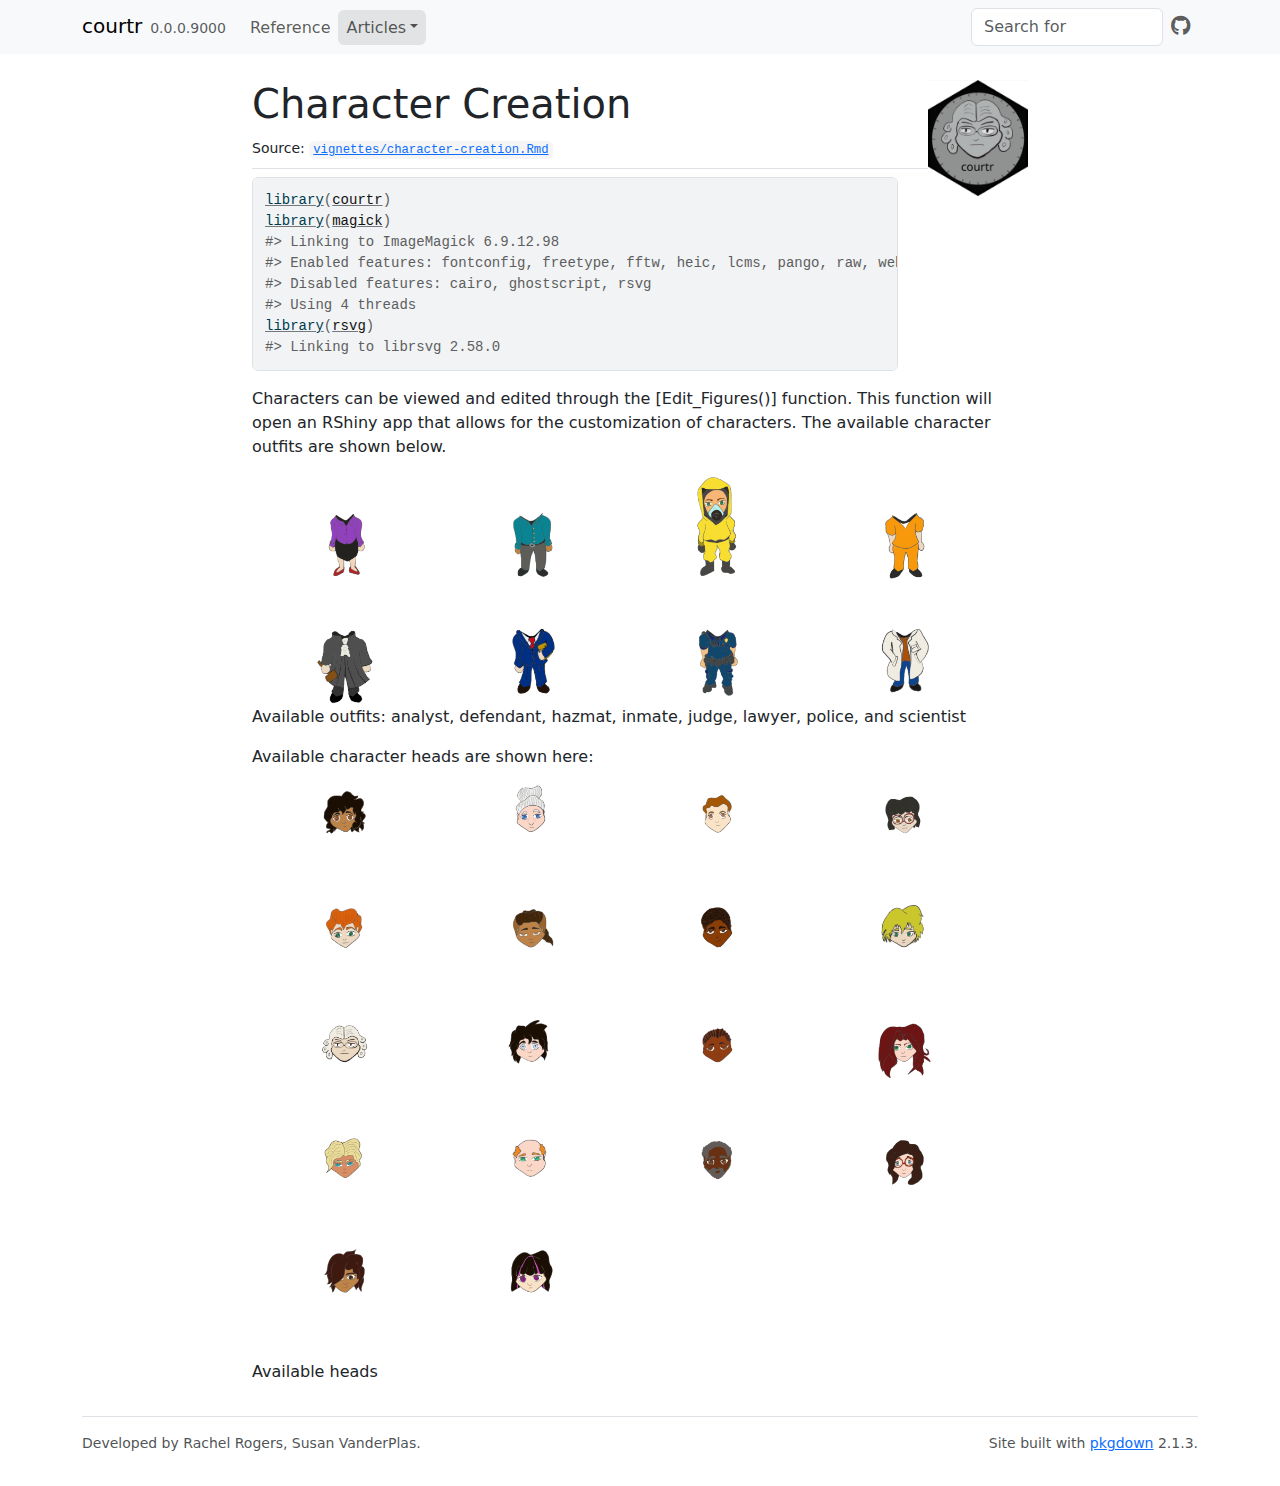
<file: articles/character-creation.html>
<!DOCTYPE html>
<!-- Generated by pkgdown: do not edit by hand --><html lang="en">
<head>
<meta http-equiv="Content-Type" content="text/html; charset=UTF-8">
<meta charset="utf-8">
<meta http-equiv="X-UA-Compatible" content="IE=edge">
<meta name="viewport" content="width=device-width, initial-scale=1, shrink-to-fit=no">
<title>Character Creation • courtr</title>
<!-- favicons --><link rel="icon" type="image/png" sizes="96x96" href="../favicon-96x96.png">
<link rel="icon" type="”image/svg+xml”" href="../favicon.svg">
<link rel="apple-touch-icon" sizes="180x180" href="../apple-touch-icon.png">
<link rel="icon" sizes="any" href="../favicon.ico">
<link rel="manifest" href="../site.webmanifest">
<script src="../deps/jquery-3.6.0/jquery-3.6.0.min.js"></script><meta name="viewport" content="width=device-width, initial-scale=1, shrink-to-fit=no">
<link href="../deps/bootstrap-5.3.1/bootstrap.min.css" rel="stylesheet">
<script src="../deps/bootstrap-5.3.1/bootstrap.bundle.min.js"></script><link href="../deps/font-awesome-6.5.2/css/all.min.css" rel="stylesheet">
<link href="../deps/font-awesome-6.5.2/css/v4-shims.min.css" rel="stylesheet">
<script src="../deps/headroom-0.11.0/headroom.min.js"></script><script src="../deps/headroom-0.11.0/jQuery.headroom.min.js"></script><script src="../deps/bootstrap-toc-1.0.1/bootstrap-toc.min.js"></script><script src="../deps/clipboard.js-2.0.11/clipboard.min.js"></script><script src="../deps/search-1.0.0/autocomplete.jquery.min.js"></script><script src="../deps/search-1.0.0/fuse.min.js"></script><script src="../deps/search-1.0.0/mark.min.js"></script><!-- pkgdown --><script src="../pkgdown.js"></script><meta property="og:title" content="Character Creation">
</head>
<body>
    <a href="#main" class="visually-hidden-focusable">Skip to contents</a>


    <nav class="navbar navbar-expand-lg fixed-top bg-light" data-bs-theme="light" aria-label="Site navigation"><div class="container">

    <a class="navbar-brand me-2" href="../index.html">courtr</a>

    <small class="nav-text text-muted me-auto" data-bs-toggle="tooltip" data-bs-placement="bottom" title="">0.0.0.9000</small>


    <button class="navbar-toggler" type="button" data-bs-toggle="collapse" data-bs-target="#navbar" aria-controls="navbar" aria-expanded="false" aria-label="Toggle navigation">
      <span class="navbar-toggler-icon"></span>
    </button>

    <div id="navbar" class="collapse navbar-collapse ms-3">
      <ul class="navbar-nav me-auto">
<li class="nav-item"><a class="nav-link" href="../reference/index.html">Reference</a></li>
<li class="active nav-item dropdown">
  <button class="nav-link dropdown-toggle" type="button" id="dropdown-articles" data-bs-toggle="dropdown" aria-expanded="false" aria-haspopup="true">Articles</button>
  <ul class="dropdown-menu" aria-labelledby="dropdown-articles">
<li><a class="dropdown-item" href="../articles/character-creation.html">Character Creation</a></li>
  </ul>
</li>
      </ul>
<ul class="navbar-nav">
<li class="nav-item"><form class="form-inline" role="search">
 <input class="form-control" type="search" name="search-input" id="search-input" autocomplete="off" aria-label="Search site" placeholder="Search for" data-search-index="../search.json">
</form></li>
<li class="nav-item"><a class="external-link nav-link" href="https://github.com/rachelesrogers/courtr/" aria-label="GitHub"><span class="fa fab fa-github fa-lg"></span></a></li>
      </ul>
</div>


  </div>
</nav><div class="container template-article">




<div class="row">
  <main id="main" class="col-md-9"><div class="page-header">
      <img src="../logo.png" class="logo" alt=""><h1>Character Creation</h1>
            
      
      <small class="dont-index">Source: <a href="https://github.com/rachelesrogers/courtr/blob/master/vignettes/character-creation.Rmd" class="external-link"><code>vignettes/character-creation.Rmd</code></a></small>
      <div class="d-none name"><code>character-creation.Rmd</code></div>
    </div>

    
    
<div class="sourceCode" id="cb1"><pre class="downlit sourceCode r">
<code class="sourceCode R"><span><span class="kw"><a href="https://rdrr.io/r/base/library.html" class="external-link">library</a></span><span class="op">(</span><span class="va"><a href="https://github.com/rachelesrogers/courtr" class="external-link">courtr</a></span><span class="op">)</span></span>
<span><span class="kw"><a href="https://rdrr.io/r/base/library.html" class="external-link">library</a></span><span class="op">(</span><span class="va"><a href="https://docs.ropensci.org/magick/" class="external-link">magick</a></span><span class="op">)</span></span>
<span><span class="co">#&gt; Linking to ImageMagick 6.9.12.98</span></span>
<span><span class="co">#&gt; Enabled features: fontconfig, freetype, fftw, heic, lcms, pango, raw, webp, x11</span></span>
<span><span class="co">#&gt; Disabled features: cairo, ghostscript, rsvg</span></span>
<span><span class="co">#&gt; Using 4 threads</span></span>
<span><span class="kw"><a href="https://rdrr.io/r/base/library.html" class="external-link">library</a></span><span class="op">(</span><span class="va"><a href="https://docs.ropensci.org/rsvg/" class="external-link">rsvg</a></span><span class="op">)</span></span>
<span><span class="co">#&gt; Linking to librsvg 2.58.0</span></span></code></pre></div>
<p>Characters can be viewed and edited through the [Edit_Figures()]
function. This function will open an RShiny app that allows for the
customization of characters. The available character outfits are shown
below.</p>
<div class="figure">
<img src="character-creation_files/figure-html/study-outfits-1.png" alt="Available outfits: analyst, defendant, hazmat, inmate, judge, lawyer, police, and scientist" width="24%"><img src="character-creation_files/figure-html/study-outfits-2.png" alt="Available outfits: analyst, defendant, hazmat, inmate, judge, lawyer, police, and scientist" width="24%"><img src="character-creation_files/figure-html/study-outfits-3.png" alt="Available outfits: analyst, defendant, hazmat, inmate, judge, lawyer, police, and scientist" width="24%"><img src="character-creation_files/figure-html/study-outfits-4.png" alt="Available outfits: analyst, defendant, hazmat, inmate, judge, lawyer, police, and scientist" width="24%"><img src="character-creation_files/figure-html/study-outfits-5.png" alt="Available outfits: analyst, defendant, hazmat, inmate, judge, lawyer, police, and scientist" width="24%"><img src="character-creation_files/figure-html/study-outfits-6.png" alt="Available outfits: analyst, defendant, hazmat, inmate, judge, lawyer, police, and scientist" width="24%"><img src="character-creation_files/figure-html/study-outfits-7.png" alt="Available outfits: analyst, defendant, hazmat, inmate, judge, lawyer, police, and scientist" width="24%"><img src="character-creation_files/figure-html/study-outfits-8.png" alt="Available outfits: analyst, defendant, hazmat, inmate, judge, lawyer, police, and scientist" width="24%"><p class="caption">
Available outfits: analyst, defendant, hazmat, inmate, judge, lawyer,
police, and scientist
</p>
</div>
<p>Available character heads are shown here:</p>
<div class="figure">
<img src="character-creation_files/figure-html/unnamed-chunk-2-1.png" alt="Available heads" width="24%"><img src="character-creation_files/figure-html/unnamed-chunk-2-2.png" alt="Available heads" width="24%"><img src="character-creation_files/figure-html/unnamed-chunk-2-3.png" alt="Available heads" width="24%"><img src="character-creation_files/figure-html/unnamed-chunk-2-4.png" alt="Available heads" width="24%"><img src="character-creation_files/figure-html/unnamed-chunk-2-5.png" alt="Available heads" width="24%"><img src="character-creation_files/figure-html/unnamed-chunk-2-6.png" alt="Available heads" width="24%"><img src="character-creation_files/figure-html/unnamed-chunk-2-7.png" alt="Available heads" width="24%"><img src="character-creation_files/figure-html/unnamed-chunk-2-8.png" alt="Available heads" width="24%"><img src="character-creation_files/figure-html/unnamed-chunk-2-9.png" alt="Available heads" width="24%"><img src="character-creation_files/figure-html/unnamed-chunk-2-10.png" alt="Available heads" width="24%"><img src="character-creation_files/figure-html/unnamed-chunk-2-11.png" alt="Available heads" width="24%"><img src="character-creation_files/figure-html/unnamed-chunk-2-12.png" alt="Available heads" width="24%"><img src="character-creation_files/figure-html/unnamed-chunk-2-13.png" alt="Available heads" width="24%"><img src="character-creation_files/figure-html/unnamed-chunk-2-14.png" alt="Available heads" width="24%"><img src="character-creation_files/figure-html/unnamed-chunk-2-15.png" alt="Available heads" width="24%"><img src="character-creation_files/figure-html/unnamed-chunk-2-16.png" alt="Available heads" width="24%"><img src="character-creation_files/figure-html/unnamed-chunk-2-17.png" alt="Available heads" width="24%"><img src="character-creation_files/figure-html/unnamed-chunk-2-18.png" alt="Available heads" width="24%"><p class="caption">
Available heads
</p>
</div>
  </main>
</div>



    <footer><div class="pkgdown-footer-left">
  <p>Developed by Rachel Rogers, Susan VanderPlas.</p>
</div>

<div class="pkgdown-footer-right">
  <p>Site built with <a href="https://pkgdown.r-lib.org/" class="external-link">pkgdown</a> 2.1.3.</p>
</div>

    </footer>
</div>





  </body>
</html>
</file>
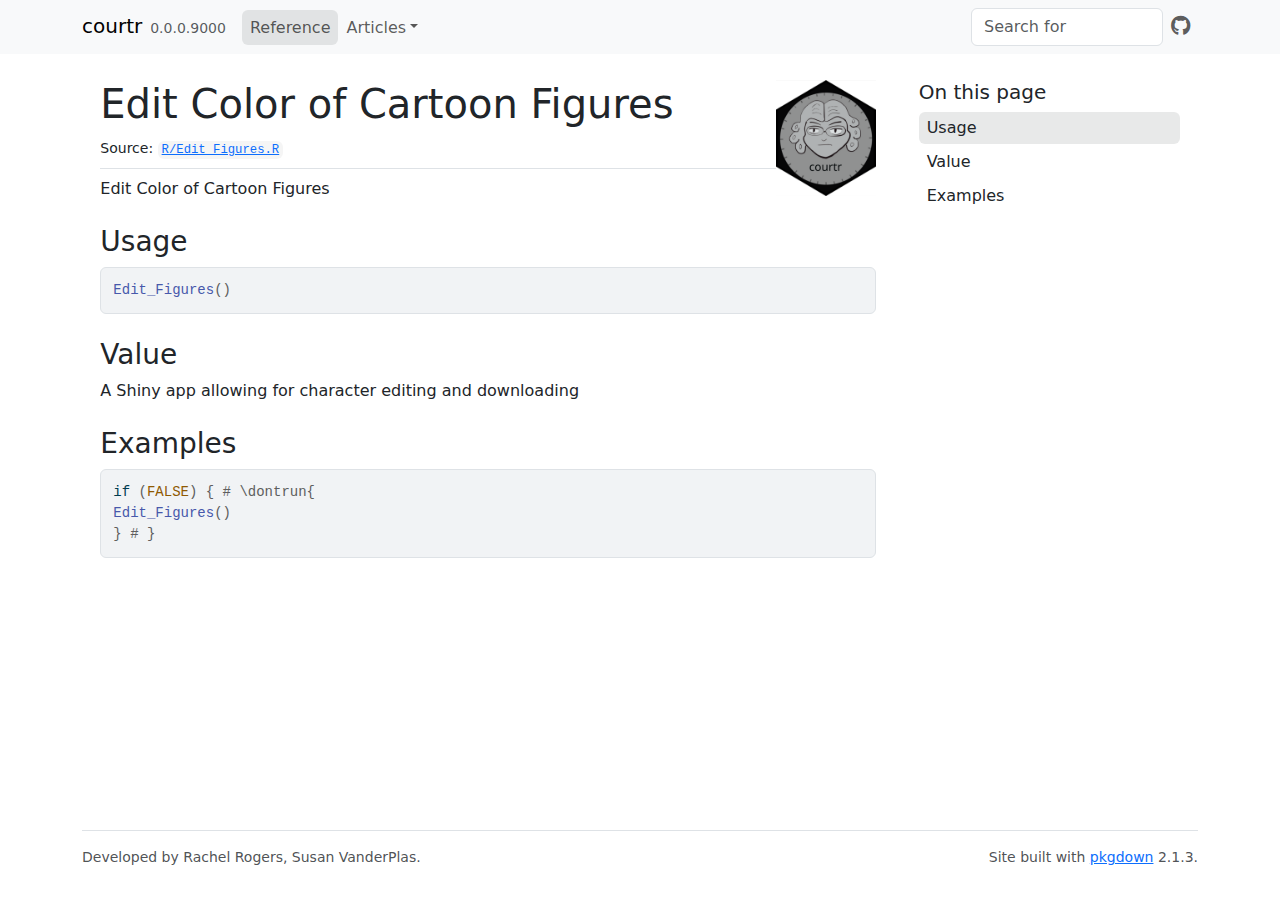
<file: reference/Edit_Figures.html>
<!DOCTYPE html>
<!-- Generated by pkgdown: do not edit by hand --><html lang="en"><head><meta http-equiv="Content-Type" content="text/html; charset=UTF-8"><meta charset="utf-8"><meta http-equiv="X-UA-Compatible" content="IE=edge"><meta name="viewport" content="width=device-width, initial-scale=1, shrink-to-fit=no"><title>Edit Color of Cartoon Figures — Edit_Figures • courtr</title><!-- favicons --><link rel="icon" type="image/png" sizes="96x96" href="../favicon-96x96.png"><link rel="icon" type="”image/svg+xml”" href="../favicon.svg"><link rel="apple-touch-icon" sizes="180x180" href="../apple-touch-icon.png"><link rel="icon" sizes="any" href="../favicon.ico"><link rel="manifest" href="../site.webmanifest"><script src="../deps/jquery-3.6.0/jquery-3.6.0.min.js"></script><meta name="viewport" content="width=device-width, initial-scale=1, shrink-to-fit=no"><link href="../deps/bootstrap-5.3.1/bootstrap.min.css" rel="stylesheet"><script src="../deps/bootstrap-5.3.1/bootstrap.bundle.min.js"></script><link href="../deps/font-awesome-6.5.2/css/all.min.css" rel="stylesheet"><link href="../deps/font-awesome-6.5.2/css/v4-shims.min.css" rel="stylesheet"><script src="../deps/headroom-0.11.0/headroom.min.js"></script><script src="../deps/headroom-0.11.0/jQuery.headroom.min.js"></script><script src="../deps/bootstrap-toc-1.0.1/bootstrap-toc.min.js"></script><script src="../deps/clipboard.js-2.0.11/clipboard.min.js"></script><script src="../deps/search-1.0.0/autocomplete.jquery.min.js"></script><script src="../deps/search-1.0.0/fuse.min.js"></script><script src="../deps/search-1.0.0/mark.min.js"></script><!-- pkgdown --><script src="../pkgdown.js"></script><meta property="og:title" content="Edit Color of Cartoon Figures — Edit_Figures"><meta name="description" content="Edit Color of Cartoon Figures"><meta property="og:description" content="Edit Color of Cartoon Figures"><meta property="og:image" content="https://rachelesrogers.github.io/courtr/logo.png"></head><body>
    <a href="#main" class="visually-hidden-focusable">Skip to contents</a>


    <nav class="navbar navbar-expand-lg fixed-top bg-light" data-bs-theme="light" aria-label="Site navigation"><div class="container">

    <a class="navbar-brand me-2" href="../index.html">courtr</a>

    <small class="nav-text text-muted me-auto" data-bs-toggle="tooltip" data-bs-placement="bottom" title="">0.0.0.9000</small>


    <button class="navbar-toggler" type="button" data-bs-toggle="collapse" data-bs-target="#navbar" aria-controls="navbar" aria-expanded="false" aria-label="Toggle navigation">
      <span class="navbar-toggler-icon"></span>
    </button>

    <div id="navbar" class="collapse navbar-collapse ms-3">
      <ul class="navbar-nav me-auto"><li class="active nav-item"><a class="nav-link" href="../reference/index.html">Reference</a></li>
<li class="nav-item dropdown">
  <button class="nav-link dropdown-toggle" type="button" id="dropdown-articles" data-bs-toggle="dropdown" aria-expanded="false" aria-haspopup="true">Articles</button>
  <ul class="dropdown-menu" aria-labelledby="dropdown-articles"><li><a class="dropdown-item" href="../articles/character-creation.html">Character Creation</a></li>
  </ul></li>
      </ul><ul class="navbar-nav"><li class="nav-item"><form class="form-inline" role="search">
 <input class="form-control" type="search" name="search-input" id="search-input" autocomplete="off" aria-label="Search site" placeholder="Search for" data-search-index="../search.json"></form></li>
<li class="nav-item"><a class="external-link nav-link" href="https://github.com/rachelesrogers/courtr/" aria-label="GitHub"><span class="fa fab fa-github fa-lg"></span></a></li>
      </ul></div>


  </div>
</nav><div class="container template-reference-topic">
<div class="row">
  <main id="main" class="col-md-9"><div class="page-header">
      <img src="../logo.png" class="logo" alt=""><h1>Edit Color of Cartoon Figures</h1>
      <small class="dont-index">Source: <a href="https://github.com/rachelesrogers/courtr/blob/master/R/Edit_Figures.R" class="external-link"><code>R/Edit_Figures.R</code></a></small>
      <div class="d-none name"><code>Edit_Figures.Rd</code></div>
    </div>

    <div class="ref-description section level2">
    <p>Edit Color of Cartoon Figures</p>
    </div>

    <div class="section level2">
    <h2 id="ref-usage">Usage<a class="anchor" aria-label="anchor" href="#ref-usage"></a></h2>
    <div class="sourceCode"><pre class="sourceCode r"><code><span><span class="fu">Edit_Figures</span><span class="op">(</span><span class="op">)</span></span></code></pre></div>
    </div>

    <div class="section level2">
    <h2 id="value">Value<a class="anchor" aria-label="anchor" href="#value"></a></h2>
    <p>A Shiny app allowing for character editing and downloading</p>
    </div>

    <div class="section level2">
    <h2 id="ref-examples">Examples<a class="anchor" aria-label="anchor" href="#ref-examples"></a></h2>
    <div class="sourceCode"><pre class="sourceCode r"><code><span class="r-in"><span><span class="kw">if</span> <span class="op">(</span><span class="cn">FALSE</span><span class="op">)</span> <span class="op">{</span> <span class="co"># \dontrun{</span></span></span>
<span class="r-in"><span><span class="fu">Edit_Figures</span><span class="op">(</span><span class="op">)</span></span></span>
<span class="r-in"><span><span class="op">}</span> <span class="co"># }</span></span></span>
</code></pre></div>
    </div>
  </main><aside class="col-md-3"><nav id="toc" aria-label="Table of contents"><h2>On this page</h2>
    </nav></aside></div>


    <footer><div class="pkgdown-footer-left">
  <p>Developed by Rachel Rogers, Susan VanderPlas.</p>
</div>

<div class="pkgdown-footer-right">
  <p>Site built with <a href="https://pkgdown.r-lib.org/" class="external-link">pkgdown</a> 2.1.3.</p>
</div>

    </footer></div>





  </body></html>
</file>
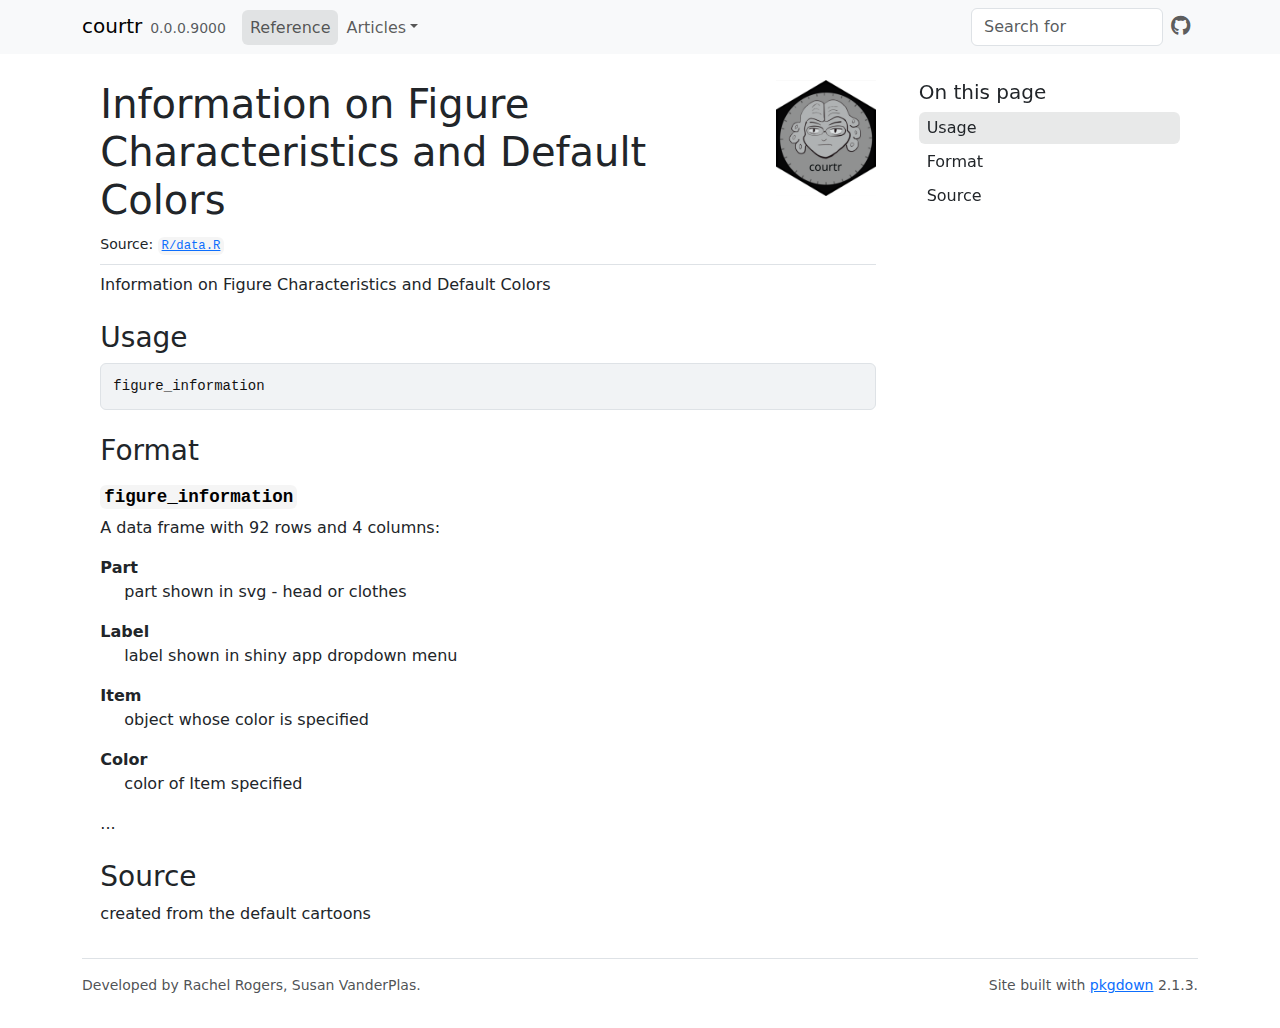
<file: reference/figure_information.html>
<!DOCTYPE html>
<!-- Generated by pkgdown: do not edit by hand --><html lang="en"><head><meta http-equiv="Content-Type" content="text/html; charset=UTF-8"><meta charset="utf-8"><meta http-equiv="X-UA-Compatible" content="IE=edge"><meta name="viewport" content="width=device-width, initial-scale=1, shrink-to-fit=no"><title>Information on Figure Characteristics and Default Colors — figure_information • courtr</title><!-- favicons --><link rel="icon" type="image/png" sizes="96x96" href="../favicon-96x96.png"><link rel="icon" type="”image/svg+xml”" href="../favicon.svg"><link rel="apple-touch-icon" sizes="180x180" href="../apple-touch-icon.png"><link rel="icon" sizes="any" href="../favicon.ico"><link rel="manifest" href="../site.webmanifest"><script src="../deps/jquery-3.6.0/jquery-3.6.0.min.js"></script><meta name="viewport" content="width=device-width, initial-scale=1, shrink-to-fit=no"><link href="../deps/bootstrap-5.3.1/bootstrap.min.css" rel="stylesheet"><script src="../deps/bootstrap-5.3.1/bootstrap.bundle.min.js"></script><link href="../deps/font-awesome-6.5.2/css/all.min.css" rel="stylesheet"><link href="../deps/font-awesome-6.5.2/css/v4-shims.min.css" rel="stylesheet"><script src="../deps/headroom-0.11.0/headroom.min.js"></script><script src="../deps/headroom-0.11.0/jQuery.headroom.min.js"></script><script src="../deps/bootstrap-toc-1.0.1/bootstrap-toc.min.js"></script><script src="../deps/clipboard.js-2.0.11/clipboard.min.js"></script><script src="../deps/search-1.0.0/autocomplete.jquery.min.js"></script><script src="../deps/search-1.0.0/fuse.min.js"></script><script src="../deps/search-1.0.0/mark.min.js"></script><!-- pkgdown --><script src="../pkgdown.js"></script><meta property="og:title" content="Information on Figure Characteristics and Default Colors — figure_information"><meta name="description" content="Information on Figure Characteristics and Default Colors"><meta property="og:description" content="Information on Figure Characteristics and Default Colors"><meta property="og:image" content="https://rachelesrogers.github.io/courtr/logo.png"></head><body>
    <a href="#main" class="visually-hidden-focusable">Skip to contents</a>


    <nav class="navbar navbar-expand-lg fixed-top bg-light" data-bs-theme="light" aria-label="Site navigation"><div class="container">

    <a class="navbar-brand me-2" href="../index.html">courtr</a>

    <small class="nav-text text-muted me-auto" data-bs-toggle="tooltip" data-bs-placement="bottom" title="">0.0.0.9000</small>


    <button class="navbar-toggler" type="button" data-bs-toggle="collapse" data-bs-target="#navbar" aria-controls="navbar" aria-expanded="false" aria-label="Toggle navigation">
      <span class="navbar-toggler-icon"></span>
    </button>

    <div id="navbar" class="collapse navbar-collapse ms-3">
      <ul class="navbar-nav me-auto"><li class="active nav-item"><a class="nav-link" href="../reference/index.html">Reference</a></li>
<li class="nav-item dropdown">
  <button class="nav-link dropdown-toggle" type="button" id="dropdown-articles" data-bs-toggle="dropdown" aria-expanded="false" aria-haspopup="true">Articles</button>
  <ul class="dropdown-menu" aria-labelledby="dropdown-articles"><li><a class="dropdown-item" href="../articles/character-creation.html">Character Creation</a></li>
  </ul></li>
      </ul><ul class="navbar-nav"><li class="nav-item"><form class="form-inline" role="search">
 <input class="form-control" type="search" name="search-input" id="search-input" autocomplete="off" aria-label="Search site" placeholder="Search for" data-search-index="../search.json"></form></li>
<li class="nav-item"><a class="external-link nav-link" href="https://github.com/rachelesrogers/courtr/" aria-label="GitHub"><span class="fa fab fa-github fa-lg"></span></a></li>
      </ul></div>


  </div>
</nav><div class="container template-reference-topic">
<div class="row">
  <main id="main" class="col-md-9"><div class="page-header">
      <img src="../logo.png" class="logo" alt=""><h1>Information on Figure Characteristics and Default Colors</h1>
      <small class="dont-index">Source: <a href="https://github.com/rachelesrogers/courtr/blob/master/R/data.R" class="external-link"><code>R/data.R</code></a></small>
      <div class="d-none name"><code>figure_information.Rd</code></div>
    </div>

    <div class="ref-description section level2">
    <p>Information on Figure Characteristics and Default Colors</p>
    </div>

    <div class="section level2">
    <h2 id="ref-usage">Usage<a class="anchor" aria-label="anchor" href="#ref-usage"></a></h2>
    <div class="sourceCode"><pre class="sourceCode r"><code><span><span class="va">figure_information</span></span></code></pre></div>
    </div>

    <div class="section level2">
    <h2 id="format">Format<a class="anchor" aria-label="anchor" href="#format"></a></h2>

<div class="section">
<h3 id="figure-information"><code>figure_information</code><a class="anchor" aria-label="anchor" href="#figure-information"></a></h3>


<p>A data frame with 92 rows and 4 columns:</p><dl><dt>Part</dt>
<dd><p>part shown in svg - head or clothes</p></dd>

<dt>Label</dt>
<dd><p>label shown in shiny app dropdown menu</p></dd>

<dt>Item</dt>
<dd><p>object whose color is specified</p></dd>

<dt>Color</dt>
<dd><p>color of Item specified</p></dd>

...

</dl></div>

    </div>
    <div class="section level2">
    <h2 id="source">Source<a class="anchor" aria-label="anchor" href="#source"></a></h2>
    <p>created from the default cartoons</p>
    </div>

  </main><aside class="col-md-3"><nav id="toc" aria-label="Table of contents"><h2>On this page</h2>
    </nav></aside></div>


    <footer><div class="pkgdown-footer-left">
  <p>Developed by Rachel Rogers, Susan VanderPlas.</p>
</div>

<div class="pkgdown-footer-right">
  <p>Site built with <a href="https://pkgdown.r-lib.org/" class="external-link">pkgdown</a> 2.1.3.</p>
</div>

    </footer></div>





  </body></html>
</file>
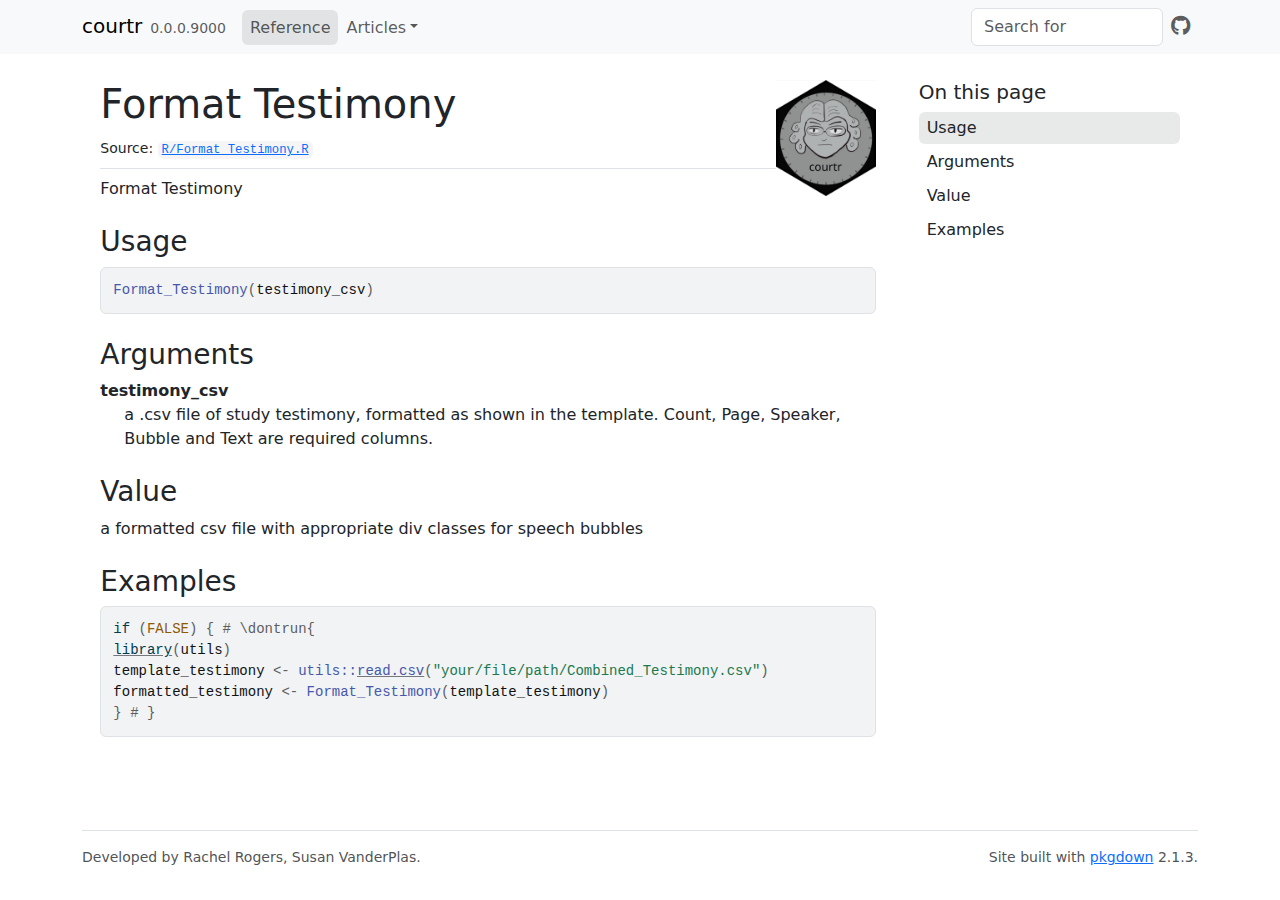
<file: reference/Format_Testimony.html>
<!DOCTYPE html>
<!-- Generated by pkgdown: do not edit by hand --><html lang="en"><head><meta http-equiv="Content-Type" content="text/html; charset=UTF-8"><meta charset="utf-8"><meta http-equiv="X-UA-Compatible" content="IE=edge"><meta name="viewport" content="width=device-width, initial-scale=1, shrink-to-fit=no"><title>Format Testimony — Format_Testimony • courtr</title><!-- favicons --><link rel="icon" type="image/png" sizes="96x96" href="../favicon-96x96.png"><link rel="icon" type="”image/svg+xml”" href="../favicon.svg"><link rel="apple-touch-icon" sizes="180x180" href="../apple-touch-icon.png"><link rel="icon" sizes="any" href="../favicon.ico"><link rel="manifest" href="../site.webmanifest"><script src="../deps/jquery-3.6.0/jquery-3.6.0.min.js"></script><meta name="viewport" content="width=device-width, initial-scale=1, shrink-to-fit=no"><link href="../deps/bootstrap-5.3.1/bootstrap.min.css" rel="stylesheet"><script src="../deps/bootstrap-5.3.1/bootstrap.bundle.min.js"></script><link href="../deps/font-awesome-6.5.2/css/all.min.css" rel="stylesheet"><link href="../deps/font-awesome-6.5.2/css/v4-shims.min.css" rel="stylesheet"><script src="../deps/headroom-0.11.0/headroom.min.js"></script><script src="../deps/headroom-0.11.0/jQuery.headroom.min.js"></script><script src="../deps/bootstrap-toc-1.0.1/bootstrap-toc.min.js"></script><script src="../deps/clipboard.js-2.0.11/clipboard.min.js"></script><script src="../deps/search-1.0.0/autocomplete.jquery.min.js"></script><script src="../deps/search-1.0.0/fuse.min.js"></script><script src="../deps/search-1.0.0/mark.min.js"></script><!-- pkgdown --><script src="../pkgdown.js"></script><meta property="og:title" content="Format Testimony — Format_Testimony"><meta name="description" content="Format Testimony"><meta property="og:description" content="Format Testimony"><meta property="og:image" content="https://rachelesrogers.github.io/courtr/logo.png"></head><body>
    <a href="#main" class="visually-hidden-focusable">Skip to contents</a>


    <nav class="navbar navbar-expand-lg fixed-top bg-light" data-bs-theme="light" aria-label="Site navigation"><div class="container">

    <a class="navbar-brand me-2" href="../index.html">courtr</a>

    <small class="nav-text text-muted me-auto" data-bs-toggle="tooltip" data-bs-placement="bottom" title="">0.0.0.9000</small>


    <button class="navbar-toggler" type="button" data-bs-toggle="collapse" data-bs-target="#navbar" aria-controls="navbar" aria-expanded="false" aria-label="Toggle navigation">
      <span class="navbar-toggler-icon"></span>
    </button>

    <div id="navbar" class="collapse navbar-collapse ms-3">
      <ul class="navbar-nav me-auto"><li class="active nav-item"><a class="nav-link" href="../reference/index.html">Reference</a></li>
<li class="nav-item dropdown">
  <button class="nav-link dropdown-toggle" type="button" id="dropdown-articles" data-bs-toggle="dropdown" aria-expanded="false" aria-haspopup="true">Articles</button>
  <ul class="dropdown-menu" aria-labelledby="dropdown-articles"><li><a class="dropdown-item" href="../articles/character-creation.html">Character Creation</a></li>
  </ul></li>
      </ul><ul class="navbar-nav"><li class="nav-item"><form class="form-inline" role="search">
 <input class="form-control" type="search" name="search-input" id="search-input" autocomplete="off" aria-label="Search site" placeholder="Search for" data-search-index="../search.json"></form></li>
<li class="nav-item"><a class="external-link nav-link" href="https://github.com/rachelesrogers/courtr/" aria-label="GitHub"><span class="fa fab fa-github fa-lg"></span></a></li>
      </ul></div>


  </div>
</nav><div class="container template-reference-topic">
<div class="row">
  <main id="main" class="col-md-9"><div class="page-header">
      <img src="../logo.png" class="logo" alt=""><h1>Format Testimony</h1>
      <small class="dont-index">Source: <a href="https://github.com/rachelesrogers/courtr/blob/master/R/Format_Testimony.R" class="external-link"><code>R/Format_Testimony.R</code></a></small>
      <div class="d-none name"><code>Format_Testimony.Rd</code></div>
    </div>

    <div class="ref-description section level2">
    <p>Format Testimony</p>
    </div>

    <div class="section level2">
    <h2 id="ref-usage">Usage<a class="anchor" aria-label="anchor" href="#ref-usage"></a></h2>
    <div class="sourceCode"><pre class="sourceCode r"><code><span><span class="fu">Format_Testimony</span><span class="op">(</span><span class="va">testimony_csv</span><span class="op">)</span></span></code></pre></div>
    </div>

    <div class="section level2">
    <h2 id="arguments">Arguments<a class="anchor" aria-label="anchor" href="#arguments"></a></h2>


<dl><dt id="arg-testimony-csv">testimony_csv<a class="anchor" aria-label="anchor" href="#arg-testimony-csv"></a></dt>
<dd><p>a .csv file of study testimony, formatted as shown in the template. Count, Page, Speaker, Bubble and Text are required columns.</p></dd>

</dl></div>
    <div class="section level2">
    <h2 id="value">Value<a class="anchor" aria-label="anchor" href="#value"></a></h2>
    <p>a formatted csv file with appropriate div classes for speech bubbles</p>
    </div>

    <div class="section level2">
    <h2 id="ref-examples">Examples<a class="anchor" aria-label="anchor" href="#ref-examples"></a></h2>
    <div class="sourceCode"><pre class="sourceCode r"><code><span class="r-in"><span><span class="kw">if</span> <span class="op">(</span><span class="cn">FALSE</span><span class="op">)</span> <span class="op">{</span> <span class="co"># \dontrun{</span></span></span>
<span class="r-in"><span><span class="kw"><a href="https://rdrr.io/r/base/library.html" class="external-link">library</a></span><span class="op">(</span><span class="va">utils</span><span class="op">)</span></span></span>
<span class="r-in"><span><span class="va">template_testimony</span> <span class="op">&lt;-</span> <span class="fu">utils</span><span class="fu">::</span><span class="fu"><a href="https://rdrr.io/r/utils/read.table.html" class="external-link">read.csv</a></span><span class="op">(</span><span class="st">"your/file/path/Combined_Testimony.csv"</span><span class="op">)</span></span></span>
<span class="r-in"><span><span class="va">formatted_testimony</span> <span class="op">&lt;-</span> <span class="fu">Format_Testimony</span><span class="op">(</span><span class="va">template_testimony</span><span class="op">)</span></span></span>
<span class="r-in"><span><span class="op">}</span> <span class="co"># }</span></span></span>
</code></pre></div>
    </div>
  </main><aside class="col-md-3"><nav id="toc" aria-label="Table of contents"><h2>On this page</h2>
    </nav></aside></div>


    <footer><div class="pkgdown-footer-left">
  <p>Developed by Rachel Rogers, Susan VanderPlas.</p>
</div>

<div class="pkgdown-footer-right">
  <p>Site built with <a href="https://pkgdown.r-lib.org/" class="external-link">pkgdown</a> 2.1.3.</p>
</div>

    </footer></div>





  </body></html>
</file>
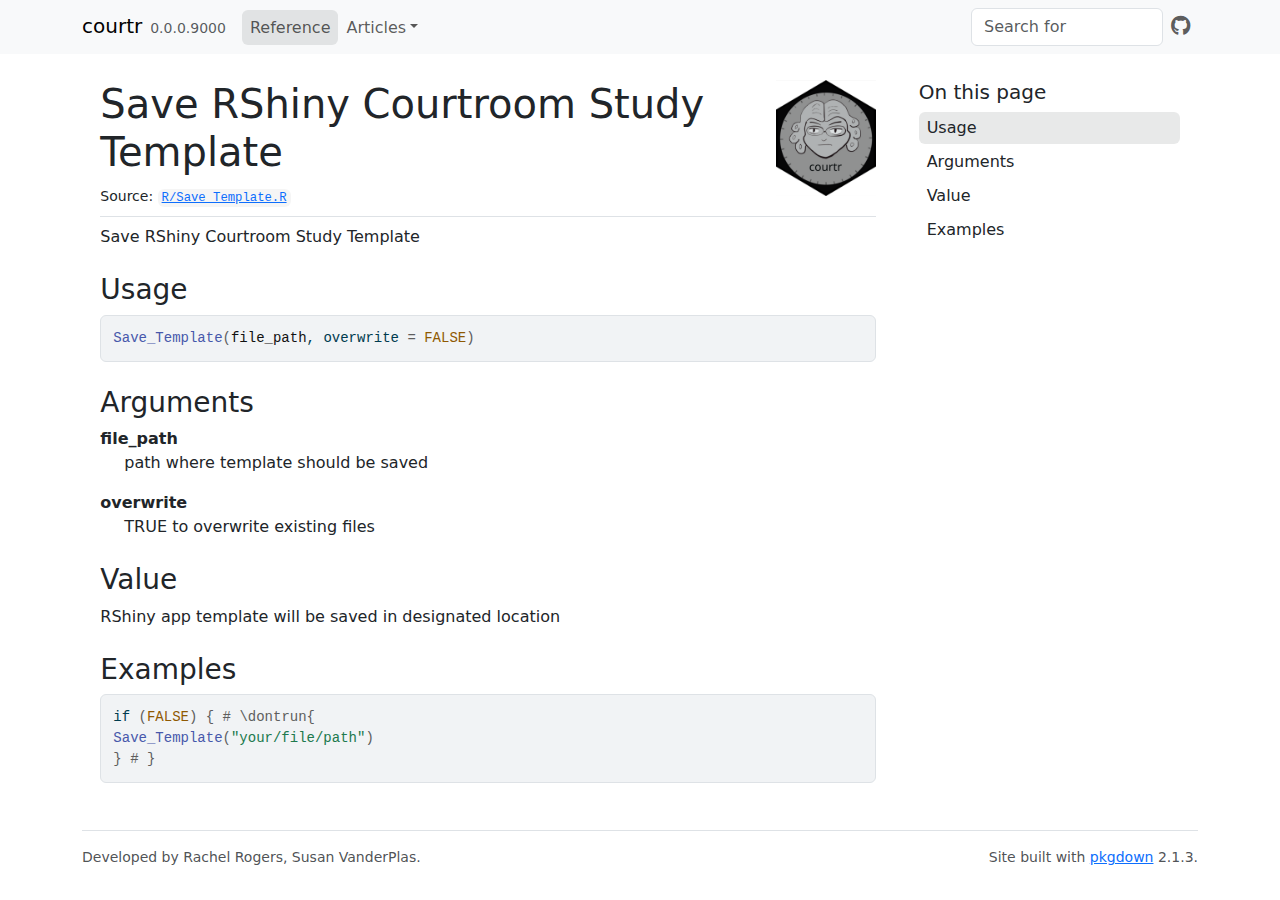
<file: reference/Save_Template.html>
<!DOCTYPE html>
<!-- Generated by pkgdown: do not edit by hand --><html lang="en"><head><meta http-equiv="Content-Type" content="text/html; charset=UTF-8"><meta charset="utf-8"><meta http-equiv="X-UA-Compatible" content="IE=edge"><meta name="viewport" content="width=device-width, initial-scale=1, shrink-to-fit=no"><title>Save RShiny Courtroom Study Template — Save_Template • courtr</title><!-- favicons --><link rel="icon" type="image/png" sizes="96x96" href="../favicon-96x96.png"><link rel="icon" type="”image/svg+xml”" href="../favicon.svg"><link rel="apple-touch-icon" sizes="180x180" href="../apple-touch-icon.png"><link rel="icon" sizes="any" href="../favicon.ico"><link rel="manifest" href="../site.webmanifest"><script src="../deps/jquery-3.6.0/jquery-3.6.0.min.js"></script><meta name="viewport" content="width=device-width, initial-scale=1, shrink-to-fit=no"><link href="../deps/bootstrap-5.3.1/bootstrap.min.css" rel="stylesheet"><script src="../deps/bootstrap-5.3.1/bootstrap.bundle.min.js"></script><link href="../deps/font-awesome-6.5.2/css/all.min.css" rel="stylesheet"><link href="../deps/font-awesome-6.5.2/css/v4-shims.min.css" rel="stylesheet"><script src="../deps/headroom-0.11.0/headroom.min.js"></script><script src="../deps/headroom-0.11.0/jQuery.headroom.min.js"></script><script src="../deps/bootstrap-toc-1.0.1/bootstrap-toc.min.js"></script><script src="../deps/clipboard.js-2.0.11/clipboard.min.js"></script><script src="../deps/search-1.0.0/autocomplete.jquery.min.js"></script><script src="../deps/search-1.0.0/fuse.min.js"></script><script src="../deps/search-1.0.0/mark.min.js"></script><!-- pkgdown --><script src="../pkgdown.js"></script><meta property="og:title" content="Save RShiny Courtroom Study Template — Save_Template"><meta name="description" content="Save RShiny Courtroom Study Template"><meta property="og:description" content="Save RShiny Courtroom Study Template"><meta property="og:image" content="https://rachelesrogers.github.io/courtr/logo.png"></head><body>
    <a href="#main" class="visually-hidden-focusable">Skip to contents</a>


    <nav class="navbar navbar-expand-lg fixed-top bg-light" data-bs-theme="light" aria-label="Site navigation"><div class="container">

    <a class="navbar-brand me-2" href="../index.html">courtr</a>

    <small class="nav-text text-muted me-auto" data-bs-toggle="tooltip" data-bs-placement="bottom" title="">0.0.0.9000</small>


    <button class="navbar-toggler" type="button" data-bs-toggle="collapse" data-bs-target="#navbar" aria-controls="navbar" aria-expanded="false" aria-label="Toggle navigation">
      <span class="navbar-toggler-icon"></span>
    </button>

    <div id="navbar" class="collapse navbar-collapse ms-3">
      <ul class="navbar-nav me-auto"><li class="active nav-item"><a class="nav-link" href="../reference/index.html">Reference</a></li>
<li class="nav-item dropdown">
  <button class="nav-link dropdown-toggle" type="button" id="dropdown-articles" data-bs-toggle="dropdown" aria-expanded="false" aria-haspopup="true">Articles</button>
  <ul class="dropdown-menu" aria-labelledby="dropdown-articles"><li><a class="dropdown-item" href="../articles/character-creation.html">Character Creation</a></li>
  </ul></li>
      </ul><ul class="navbar-nav"><li class="nav-item"><form class="form-inline" role="search">
 <input class="form-control" type="search" name="search-input" id="search-input" autocomplete="off" aria-label="Search site" placeholder="Search for" data-search-index="../search.json"></form></li>
<li class="nav-item"><a class="external-link nav-link" href="https://github.com/rachelesrogers/courtr/" aria-label="GitHub"><span class="fa fab fa-github fa-lg"></span></a></li>
      </ul></div>


  </div>
</nav><div class="container template-reference-topic">
<div class="row">
  <main id="main" class="col-md-9"><div class="page-header">
      <img src="../logo.png" class="logo" alt=""><h1>Save RShiny Courtroom Study Template</h1>
      <small class="dont-index">Source: <a href="https://github.com/rachelesrogers/courtr/blob/master/R/Save_Template.R" class="external-link"><code>R/Save_Template.R</code></a></small>
      <div class="d-none name"><code>Save_Template.Rd</code></div>
    </div>

    <div class="ref-description section level2">
    <p>Save RShiny Courtroom Study Template</p>
    </div>

    <div class="section level2">
    <h2 id="ref-usage">Usage<a class="anchor" aria-label="anchor" href="#ref-usage"></a></h2>
    <div class="sourceCode"><pre class="sourceCode r"><code><span><span class="fu">Save_Template</span><span class="op">(</span><span class="va">file_path</span>, overwrite <span class="op">=</span> <span class="cn">FALSE</span><span class="op">)</span></span></code></pre></div>
    </div>

    <div class="section level2">
    <h2 id="arguments">Arguments<a class="anchor" aria-label="anchor" href="#arguments"></a></h2>


<dl><dt id="arg-file-path">file_path<a class="anchor" aria-label="anchor" href="#arg-file-path"></a></dt>
<dd><p>path where template should be saved</p></dd>


<dt id="arg-overwrite">overwrite<a class="anchor" aria-label="anchor" href="#arg-overwrite"></a></dt>
<dd><p>TRUE to overwrite existing files</p></dd>

</dl></div>
    <div class="section level2">
    <h2 id="value">Value<a class="anchor" aria-label="anchor" href="#value"></a></h2>
    <p>RShiny app template will be saved in designated location</p>
    </div>

    <div class="section level2">
    <h2 id="ref-examples">Examples<a class="anchor" aria-label="anchor" href="#ref-examples"></a></h2>
    <div class="sourceCode"><pre class="sourceCode r"><code><span class="r-in"><span><span class="kw">if</span> <span class="op">(</span><span class="cn">FALSE</span><span class="op">)</span> <span class="op">{</span> <span class="co"># \dontrun{</span></span></span>
<span class="r-in"><span><span class="fu">Save_Template</span><span class="op">(</span><span class="st">"your/file/path"</span><span class="op">)</span></span></span>
<span class="r-in"><span><span class="op">}</span> <span class="co"># }</span></span></span>
</code></pre></div>
    </div>
  </main><aside class="col-md-3"><nav id="toc" aria-label="Table of contents"><h2>On this page</h2>
    </nav></aside></div>


    <footer><div class="pkgdown-footer-left">
  <p>Developed by Rachel Rogers, Susan VanderPlas.</p>
</div>

<div class="pkgdown-footer-right">
  <p>Site built with <a href="https://pkgdown.r-lib.org/" class="external-link">pkgdown</a> 2.1.3.</p>
</div>

    </footer></div>





  </body></html>
</file>
<file: deps/font-awesome-6.5.2/css/v4-shims.min.css>
/*!
 * Font Awesome Free 6.5.2 by @fontawesome - https://fontawesome.com
 * License - https://fontawesome.com/license/free (Icons: CC BY 4.0, Fonts: SIL OFL 1.1, Code: MIT License)
 * Copyright 2024 Fonticons, Inc.
 */
.fa.fa-glass:before{content:"\f000"}.fa.fa-envelope-o{font-family:"Font Awesome 6 Free";font-weight:400}.fa.fa-envelope-o:before{content:"\f0e0"}.fa.fa-star-o{font-family:"Font Awesome 6 Free";font-weight:400}.fa.fa-star-o:before{content:"\f005"}.fa.fa-close:before,.fa.fa-remove:before{content:"\f00d"}.fa.fa-gear:before{content:"\f013"}.fa.fa-trash-o{font-family:"Font Awesome 6 Free";font-weight:400}.fa.fa-trash-o:before{content:"\f2ed"}.fa.fa-home:before{content:"\f015"}.fa.fa-file-o{font-family:"Font Awesome 6 Free";font-weight:400}.fa.fa-file-o:before{content:"\f15b"}.fa.fa-clock-o{font-family:"Font Awesome 6 Free";font-weight:400}.fa.fa-clock-o:before{content:"\f017"}.fa.fa-arrow-circle-o-down{font-family:"Font Awesome 6 Free";font-weight:400}.fa.fa-arrow-circle-o-down:before{content:"\f358"}.fa.fa-arrow-circle-o-up{font-family:"Font Awesome 6 Free";font-weight:400}.fa.fa-arrow-circle-o-up:before{content:"\f35b"}.fa.fa-play-circle-o{font-family:"Font Awesome 6 Free";font-weight:400}.fa.fa-play-circle-o:before{content:"\f144"}.fa.fa-repeat:before,.fa.fa-rotate-right:before{content:"\f01e"}.fa.fa-refresh:before{content:"\f021"}.fa.fa-list-alt{font-family:"Font Awesome 6 Free";font-weight:400}.fa.fa-list-alt:before{content:"\f022"}.fa.fa-dedent:before{content:"\f03b"}.fa.fa-video-camera:before{content:"\f03d"}.fa.fa-picture-o{font-family:"Font Awesome 6 Free";font-weight:400}.fa.fa-picture-o:before{content:"\f03e"}.fa.fa-photo{font-family:"Font Awesome 6 Free";font-weight:400}.fa.fa-photo:before{content:"\f03e"}.fa.fa-image{font-family:"Font Awesome 6 Free";font-weight:400}.fa.fa-image:before{content:"\f03e"}.fa.fa-map-marker:before{content:"\f3c5"}.fa.fa-pencil-square-o{font-family:"Font Awesome 6 Free";font-weight:400}.fa.fa-pencil-square-o:before{content:"\f044"}.fa.fa-edit{font-family:"Font Awesome 6 Free";font-weight:400}.fa.fa-edit:before{content:"\f044"}.fa.fa-share-square-o:before{content:"\f14d"}.fa.fa-check-square-o{font-family:"Font Awesome 6 Free";font-weight:400}.fa.fa-check-square-o:before{content:"\f14a"}.fa.fa-arrows:before{content:"\f0b2"}.fa.fa-times-circle-o{font-family:"Font Awesome 6 Free";font-weight:400}.fa.fa-times-circle-o:before{content:"\f057"}.fa.fa-check-circle-o{font-family:"Font Awesome 6 Free";font-weight:400}.fa.fa-check-circle-o:before{content:"\f058"}.fa.fa-mail-forward:before{content:"\f064"}.fa.fa-expand:before{content:"\f424"}.fa.fa-compress:before{content:"\f422"}.fa.fa-eye,.fa.fa-eye-slash{font-family:"Font Awesome 6 Free";font-weight:400}.fa.fa-warning:before{content:"\f071"}.fa.fa-calendar:before{content:"\f073"}.fa.fa-arrows-v:before{content:"\f338"}.fa.fa-arrows-h:before{content:"\f337"}.fa.fa-bar-chart-o:before,.fa.fa-bar-chart:before{content:"\e0e3"}.fa.fa-twitter-square{font-family:"Font Awesome 6 Brands";font-weight:400}.fa.fa-twitter-square:before{content:"\f081"}.fa.fa-facebook-square{font-family:"Font Awesome 6 Brands";font-weight:400}.fa.fa-facebook-square:before{content:"\f082"}.fa.fa-gears:before{content:"\f085"}.fa.fa-thumbs-o-up{font-family:"Font Awesome 6 Free";font-weight:400}.fa.fa-thumbs-o-up:before{content:"\f164"}.fa.fa-thumbs-o-down{font-family:"Font Awesome 6 Free";font-weight:400}.fa.fa-thumbs-o-down:before{content:"\f165"}.fa.fa-heart-o{font-family:"Font Awesome 6 Free";font-weight:400}.fa.fa-heart-o:before{content:"\f004"}.fa.fa-sign-out:before{content:"\f2f5"}.fa.fa-linkedin-square{font-family:"Font Awesome 6 Brands";font-weight:400}.fa.fa-linkedin-square:before{content:"\f08c"}.fa.fa-thumb-tack:before{content:"\f08d"}.fa.fa-external-link:before{content:"\f35d"}.fa.fa-sign-in:before{content:"\f2f6"}.fa.fa-github-square{font-family:"Font Awesome 6 Brands";font-weight:400}.fa.fa-github-square:before{content:"\f092"}.fa.fa-lemon-o{font-family:"Font Awesome 6 Free";font-weight:400}.fa.fa-lemon-o:before{content:"\f094"}.fa.fa-square-o{font-family:"Font Awesome 6 Free";font-weight:400}.fa.fa-square-o:before{content:"\f0c8"}.fa.fa-bookmark-o{font-family:"Font Awesome 6 Free";font-weight:400}.fa.fa-bookmark-o:before{content:"\f02e"}.fa.fa-facebook,.fa.fa-twitter{font-family:"Font Awesome 6 Brands";font-weight:400}.fa.fa-facebook:before{content:"\f39e"}.fa.fa-facebook-f{font-family:"Font Awesome 6 Brands";font-weight:400}.fa.fa-facebook-f:before{content:"\f39e"}.fa.fa-github{font-family:"Font Awesome 6 Brands";font-weight:400}.fa.fa-credit-card{font-family:"Font Awesome 6 Free";font-weight:400}.fa.fa-feed:before{content:"\f09e"}.fa.fa-hdd-o{font-family:"Font Awesome 6 Free";font-weight:400}.fa.fa-hdd-o:before{content:"\f0a0"}.fa.fa-hand-o-right{font-family:"Font Awesome 6 Free";font-weight:400}.fa.fa-hand-o-right:before{content:"\f0a4"}.fa.fa-hand-o-left{font-family:"Font Awesome 6 Free";font-weight:400}.fa.fa-hand-o-left:before{content:"\f0a5"}.fa.fa-hand-o-up{font-family:"Font Awesome 6 Free";font-weight:400}.fa.fa-hand-o-up:before{content:"\f0a6"}.fa.fa-hand-o-down{font-family:"Font Awesome 6 Free";font-weight:400}.fa.fa-hand-o-down:before{content:"\f0a7"}.fa.fa-globe:before{content:"\f57d"}.fa.fa-tasks:before{content:"\f828"}.fa.fa-arrows-alt:before{content:"\f31e"}.fa.fa-group:before{content:"\f0c0"}.fa.fa-chain:before{content:"\f0c1"}.fa.fa-cut:before{content:"\f0c4"}.fa.fa-files-o{font-family:"Font Awesome 6 Free";font-weight:400}.fa.fa-files-o:before{content:"\f0c5"}.fa.fa-floppy-o{font-family:"Font Awesome 6 Free";font-weight:400}.fa.fa-floppy-o:before{content:"\f0c7"}.fa.fa-save{font-family:"Font Awesome 6 Free";font-weight:400}.fa.fa-save:before{content:"\f0c7"}.fa.fa-navicon:before,.fa.fa-reorder:before{content:"\f0c9"}.fa.fa-magic:before{content:"\e2ca"}.fa.fa-pinterest,.fa.fa-pinterest-square{font-family:"Font Awesome 6 Brands";font-weight:400}.fa.fa-pinterest-square:before{content:"\f0d3"}.fa.fa-google-plus-square{font-family:"Font Awesome 6 Brands";font-weight:400}.fa.fa-google-plus-square:before{content:"\f0d4"}.fa.fa-google-plus{font-family:"Font Awesome 6 Brands";font-weight:400}.fa.fa-google-plus:before{content:"\f0d5"}.fa.fa-money:before{content:"\f3d1"}.fa.fa-unsorted:before{content:"\f0dc"}.fa.fa-sort-desc:before{content:"\f0dd"}.fa.fa-sort-asc:before{content:"\f0de"}.fa.fa-linkedin{font-family:"Font Awesome 6 Brands";font-weight:400}.fa.fa-linkedin:before{content:"\f0e1"}.fa.fa-rotate-left:before{content:"\f0e2"}.fa.fa-legal:before{content:"\f0e3"}.fa.fa-dashboard:before,.fa.fa-tachometer:before{content:"\f625"}.fa.fa-comment-o{font-family:"Font Awesome 6 Free";font-weight:400}.fa.fa-comment-o:before{content:"\f075"}.fa.fa-comments-o{font-family:"Font Awesome 6 Free";font-weight:400}.fa.fa-comments-o:before{content:"\f086"}.fa.fa-flash:before{content:"\f0e7"}.fa.fa-clipboard:before{content:"\f0ea"}.fa.fa-lightbulb-o{font-family:"Font Awesome 6 Free";font-weight:400}.fa.fa-lightbulb-o:before{content:"\f0eb"}.fa.fa-exchange:before{content:"\f362"}.fa.fa-cloud-download:before{content:"\f0ed"}.fa.fa-cloud-upload:before{content:"\f0ee"}.fa.fa-bell-o{font-family:"Font Awesome 6 Free";font-weight:400}.fa.fa-bell-o:before{content:"\f0f3"}.fa.fa-cutlery:before{content:"\f2e7"}.fa.fa-file-text-o{font-family:"Font Awesome 6 Free";font-weight:400}.fa.fa-file-text-o:before{content:"\f15c"}.fa.fa-building-o{font-family:"Font Awesome 6 Free";font-weight:400}.fa.fa-building-o:before{content:"\f1ad"}.fa.fa-hospital-o{font-family:"Font Awesome 6 Free";font-weight:400}.fa.fa-hospital-o:before{content:"\f0f8"}.fa.fa-tablet:before{content:"\f3fa"}.fa.fa-mobile-phone:before,.fa.fa-mobile:before{content:"\f3cd"}.fa.fa-circle-o{font-family:"Font Awesome 6 Free";font-weight:400}.fa.fa-circle-o:before{content:"\f111"}.fa.fa-mail-reply:before{content:"\f3e5"}.fa.fa-github-alt{font-family:"Font Awesome 6 Brands";font-weight:400}.fa.fa-folder-o{font-family:"Font Awesome 6 Free";font-weight:400}.fa.fa-folder-o:before{content:"\f07b"}.fa.fa-folder-open-o{font-family:"Font Awesome 6 Free";font-weight:400}.fa.fa-folder-open-o:before{content:"\f07c"}.fa.fa-smile-o{font-family:"Font Awesome 6 Free";font-weight:400}.fa.fa-smile-o:before{content:"\f118"}.fa.fa-frown-o{font-family:"Font Awesome 6 Free";font-weight:400}.fa.fa-frown-o:before{content:"\f119"}.fa.fa-meh-o{font-family:"Font Awesome 6 Free";font-weight:400}.fa.fa-meh-o:before{content:"\f11a"}.fa.fa-keyboard-o{font-family:"Font Awesome 6 Free";font-weight:400}.fa.fa-keyboard-o:before{content:"\f11c"}.fa.fa-flag-o{font-family:"Font Awesome 6 Free";font-weight:400}.fa.fa-flag-o:before{content:"\f024"}.fa.fa-mail-reply-all:before{content:"\f122"}.fa.fa-star-half-o{font-family:"Font Awesome 6 Free";font-weight:400}.fa.fa-star-half-o:before{content:"\f5c0"}.fa.fa-star-half-empty{font-family:"Font Awesome 6 Free";font-weight:400}.fa.fa-star-half-empty:before{content:"\f5c0"}.fa.fa-star-half-full{font-family:"Font Awesome 6 Free";font-weight:400}.fa.fa-star-half-full:before{content:"\f5c0"}.fa.fa-code-fork:before{content:"\f126"}.fa.fa-chain-broken:before,.fa.fa-unlink:before{content:"\f127"}.fa.fa-calendar-o{font-family:"Font Awesome 6 Free";font-weight:400}.fa.fa-calendar-o:before{content:"\f133"}.fa.fa-css3,.fa.fa-html5,.fa.fa-maxcdn{font-family:"Font Awesome 6 Brands";font-weight:400}.fa.fa-unlock-alt:before{content:"\f09c"}.fa.fa-minus-square-o{font-family:"Font Awesome 6 Free";font-weight:400}.fa.fa-minus-square-o:before{content:"\f146"}.fa.fa-level-up:before{content:"\f3bf"}.fa.fa-level-down:before{content:"\f3be"}.fa.fa-pencil-square:before{content:"\f14b"}.fa.fa-external-link-square:before{content:"\f360"}.fa.fa-compass{font-family:"Font Awesome 6 Free";font-weight:400}.fa.fa-caret-square-o-down{font-family:"Font Awesome 6 Free";font-weight:400}.fa.fa-caret-square-o-down:before{content:"\f150"}.fa.fa-toggle-down{font-family:"Font Awesome 6 Free";font-weight:400}.fa.fa-toggle-down:before{content:"\f150"}.fa.fa-caret-square-o-up{font-family:"Font Awesome 6 Free";font-weight:400}.fa.fa-caret-square-o-up:before{content:"\f151"}.fa.fa-toggle-up{font-family:"Font Awesome 6 Free";font-weight:400}.fa.fa-toggle-up:before{content:"\f151"}.fa.fa-caret-square-o-right{font-family:"Font Awesome 6 Free";font-weight:400}.fa.fa-caret-square-o-right:before{content:"\f152"}.fa.fa-toggle-right{font-family:"Font Awesome 6 Free";font-weight:400}.fa.fa-toggle-right:before{content:"\f152"}.fa.fa-eur:before,.fa.fa-euro:before{content:"\f153"}.fa.fa-gbp:before{content:"\f154"}.fa.fa-dollar:before,.fa.fa-usd:before{content:"\24"}.fa.fa-inr:before,.fa.fa-rupee:before{content:"\e1bc"}.fa.fa-cny:before,.fa.fa-jpy:before,.fa.fa-rmb:before,.fa.fa-yen:before{content:"\f157"}.fa.fa-rouble:before,.fa.fa-rub:before,.fa.fa-ruble:before{content:"\f158"}.fa.fa-krw:before,.fa.fa-won:before{content:"\f159"}.fa.fa-bitcoin,.fa.fa-btc{font-family:"Font Awesome 6 Brands";font-weight:400}.fa.fa-bitcoin:before{content:"\f15a"}.fa.fa-file-text:before{content:"\f15c"}.fa.fa-sort-alpha-asc:before{content:"\f15d"}.fa.fa-sort-alpha-desc:before{content:"\f881"}.fa.fa-sort-amount-asc:before{content:"\f884"}.fa.fa-sort-amount-desc:before{content:"\f160"}.fa.fa-sort-numeric-asc:before{content:"\f162"}.fa.fa-sort-numeric-desc:before{content:"\f886"}.fa.fa-youtube-square{font-family:"Font Awesome 6 Brands";font-weight:400}.fa.fa-youtube-square:before{content:"\f431"}.fa.fa-xing,.fa.fa-xing-square,.fa.fa-youtube{font-family:"Font Awesome 6 Brands";font-weight:400}.fa.fa-xing-square:before{content:"\f169"}.fa.fa-youtube-play{font-family:"Font Awesome 6 Brands";font-weight:400}.fa.fa-youtube-play:before{content:"\f167"}.fa.fa-adn,.fa.fa-bitbucket,.fa.fa-bitbucket-square,.fa.fa-dropbox,.fa.fa-flickr,.fa.fa-instagram,.fa.fa-stack-overflow{font-family:"Font Awesome 6 Brands";font-weight:400}.fa.fa-bitbucket-square:before{content:"\f171"}.fa.fa-tumblr,.fa.fa-tumblr-square{font-family:"Font Awesome 6 Brands";font-weight:400}.fa.fa-tumblr-square:before{content:"\f174"}.fa.fa-long-arrow-down:before{content:"\f309"}.fa.fa-long-arrow-up:before{content:"\f30c"}.fa.fa-long-arrow-left:before{content:"\f30a"}.fa.fa-long-arrow-right:before{content:"\f30b"}.fa.fa-android,.fa.fa-apple,.fa.fa-dribbble,.fa.fa-foursquare,.fa.fa-gittip,.fa.fa-gratipay,.fa.fa-linux,.fa.fa-skype,.fa.fa-trello,.fa.fa-windows{font-family:"Font Awesome 6 Brands";font-weight:400}.fa.fa-gittip:before{content:"\f184"}.fa.fa-sun-o{font-family:"Font Awesome 6 Free";font-weight:400}.fa.fa-sun-o:before{content:"\f185"}.fa.fa-moon-o{font-family:"Font Awesome 6 Free";font-weight:400}.fa.fa-moon-o:before{content:"\f186"}.fa.fa-pagelines,.fa.fa-renren,.fa.fa-stack-exchange,.fa.fa-vk,.fa.fa-weibo{font-family:"Font Awesome 6 Brands";font-weight:400}.fa.fa-arrow-circle-o-right{font-family:"Font Awesome 6 Free";font-weight:400}.fa.fa-arrow-circle-o-right:before{content:"\f35a"}.fa.fa-arrow-circle-o-left{font-family:"Font Awesome 6 Free";font-weight:400}.fa.fa-arrow-circle-o-left:before{content:"\f359"}.fa.fa-caret-square-o-left{font-family:"Font Awesome 6 Free";font-weight:400}.fa.fa-caret-square-o-left:before{content:"\f191"}.fa.fa-toggle-left{font-family:"Font Awesome 6 Free";font-weight:400}.fa.fa-toggle-left:before{content:"\f191"}.fa.fa-dot-circle-o{font-family:"Font Awesome 6 Free";font-weight:400}.fa.fa-dot-circle-o:before{content:"\f192"}.fa.fa-vimeo-square{font-family:"Font Awesome 6 Brands";font-weight:400}.fa.fa-vimeo-square:before{content:"\f194"}.fa.fa-try:before,.fa.fa-turkish-lira:before{content:"\e2bb"}.fa.fa-plus-square-o{font-family:"Font Awesome 6 Free";font-weight:400}.fa.fa-plus-square-o:before{content:"\f0fe"}.fa.fa-openid,.fa.fa-slack,.fa.fa-wordpress{font-family:"Font Awesome 6 Brands";font-weight:400}.fa.fa-bank:before,.fa.fa-institution:before{content:"\f19c"}.fa.fa-mortar-board:before{content:"\f19d"}.fa.fa-google,.fa.fa-reddit,.fa.fa-reddit-square,.fa.fa-yahoo{font-family:"Font Awesome 6 Brands";font-weight:400}.fa.fa-reddit-square:before{content:"\f1a2"}.fa.fa-behance,.fa.fa-behance-square,.fa.fa-delicious,.fa.fa-digg,.fa.fa-drupal,.fa.fa-joomla,.fa.fa-pied-piper-alt,.fa.fa-pied-piper-pp,.fa.fa-stumbleupon,.fa.fa-stumbleupon-circle{font-family:"Font Awesome 6 Brands";font-weight:400}.fa.fa-behance-square:before{content:"\f1b5"}.fa.fa-steam,.fa.fa-steam-square{font-family:"Font Awesome 6 Brands";font-weight:400}.fa.fa-steam-square:before{content:"\f1b7"}.fa.fa-automobile:before{content:"\f1b9"}.fa.fa-cab:before{content:"\f1ba"}.fa.fa-deviantart,.fa.fa-soundcloud,.fa.fa-spotify{font-family:"Font Awesome 6 Brands";font-weight:400}.fa.fa-file-pdf-o{font-family:"Font Awesome 6 Free";font-weight:400}.fa.fa-file-pdf-o:before{content:"\f1c1"}.fa.fa-file-word-o{font-family:"Font Awesome 6 Free";font-weight:400}.fa.fa-file-word-o:before{content:"\f1c2"}.fa.fa-file-excel-o{font-family:"Font Awesome 6 Free";font-weight:400}.fa.fa-file-excel-o:before{content:"\f1c3"}.fa.fa-file-powerpoint-o{font-family:"Font Awesome 6 Free";font-weight:400}.fa.fa-file-powerpoint-o:before{content:"\f1c4"}.fa.fa-file-image-o{font-family:"Font Awesome 6 Free";font-weight:400}.fa.fa-file-image-o:before{content:"\f1c5"}.fa.fa-file-photo-o{font-family:"Font Awesome 6 Free";font-weight:400}.fa.fa-file-photo-o:before{content:"\f1c5"}.fa.fa-file-picture-o{font-family:"Font Awesome 6 Free";font-weight:400}.fa.fa-file-picture-o:before{content:"\f1c5"}.fa.fa-file-archive-o{font-family:"Font Awesome 6 Free";font-weight:400}.fa.fa-file-archive-o:before{content:"\f1c6"}.fa.fa-file-zip-o{font-family:"Font Awesome 6 Free";font-weight:400}.fa.fa-file-zip-o:before{content:"\f1c6"}.fa.fa-file-audio-o{font-family:"Font Awesome 6 Free";font-weight:400}.fa.fa-file-audio-o:before{content:"\f1c7"}.fa.fa-file-sound-o{font-family:"Font Awesome 6 Free";font-weight:400}.fa.fa-file-sound-o:before{content:"\f1c7"}.fa.fa-file-video-o{font-family:"Font Awesome 6 Free";font-weight:400}.fa.fa-file-video-o:before{content:"\f1c8"}.fa.fa-file-movie-o{font-family:"Font Awesome 6 Free";font-weight:400}.fa.fa-file-movie-o:before{content:"\f1c8"}.fa.fa-file-code-o{font-family:"Font Awesome 6 Free";font-weight:400}.fa.fa-file-code-o:before{content:"\f1c9"}.fa.fa-codepen,.fa.fa-jsfiddle,.fa.fa-vine{font-family:"Font Awesome 6 Brands";font-weight:400}.fa.fa-life-bouy:before,.fa.fa-life-buoy:before,.fa.fa-life-saver:before,.fa.fa-support:before{content:"\f1cd"}.fa.fa-circle-o-notch:before{content:"\f1ce"}.fa.fa-ra,.fa.fa-rebel{font-family:"Font Awesome 6 Brands";font-weight:400}.fa.fa-ra:before{content:"\f1d0"}.fa.fa-resistance{font-family:"Font Awesome 6 Brands";font-weight:400}.fa.fa-resistance:before{content:"\f1d0"}.fa.fa-empire,.fa.fa-ge{font-family:"Font Awesome 6 Brands";font-weight:400}.fa.fa-ge:before{content:"\f1d1"}.fa.fa-git-square{font-family:"Font Awesome 6 Brands";font-weight:400}.fa.fa-git-square:before{content:"\f1d2"}.fa.fa-git,.fa.fa-hacker-news,.fa.fa-y-combinator-square{font-family:"Font Awesome 6 Brands";font-weight:400}.fa.fa-y-combinator-square:before{content:"\f1d4"}.fa.fa-yc-square{font-family:"Font Awesome 6 Brands";font-weight:400}.fa.fa-yc-square:before{content:"\f1d4"}.fa.fa-qq,.fa.fa-tencent-weibo,.fa.fa-wechat,.fa.fa-weixin{font-family:"Font Awesome 6 Brands";font-weight:400}.fa.fa-wechat:before{content:"\f1d7"}.fa.fa-send:before{content:"\f1d8"}.fa.fa-paper-plane-o{font-family:"Font Awesome 6 Free";font-weight:400}.fa.fa-paper-plane-o:before{content:"\f1d8"}.fa.fa-send-o{font-family:"Font Awesome 6 Free";font-weight:400}.fa.fa-send-o:before{content:"\f1d8"}.fa.fa-circle-thin{font-family:"Font Awesome 6 Free";font-weight:400}.fa.fa-circle-thin:before{content:"\f111"}.fa.fa-header:before{content:"\f1dc"}.fa.fa-futbol-o{font-family:"Font Awesome 6 Free";font-weight:400}.fa.fa-futbol-o:before{content:"\f1e3"}.fa.fa-soccer-ball-o{font-family:"Font Awesome 6 Free";font-weight:400}.fa.fa-soccer-ball-o:before{content:"\f1e3"}.fa.fa-slideshare,.fa.fa-twitch,.fa.fa-yelp{font-family:"Font Awesome 6 Brands";font-weight:400}.fa.fa-newspaper-o{font-family:"Font Awesome 6 Free";font-weight:400}.fa.fa-newspaper-o:before{content:"\f1ea"}.fa.fa-cc-amex,.fa.fa-cc-discover,.fa.fa-cc-mastercard,.fa.fa-cc-paypal,.fa.fa-cc-stripe,.fa.fa-cc-visa,.fa.fa-google-wallet,.fa.fa-paypal{font-family:"Font Awesome 6 Brands";font-weight:400}.fa.fa-bell-slash-o{font-family:"Font Awesome 6 Free";font-weight:400}.fa.fa-bell-slash-o:before{content:"\f1f6"}.fa.fa-trash:before{content:"\f2ed"}.fa.fa-copyright{font-family:"Font Awesome 6 Free";font-weight:400}.fa.fa-eyedropper:before{content:"\f1fb"}.fa.fa-area-chart:before{content:"\f1fe"}.fa.fa-pie-chart:before{content:"\f200"}.fa.fa-line-chart:before{content:"\f201"}.fa.fa-lastfm,.fa.fa-lastfm-square{font-family:"Font Awesome 6 Brands";font-weight:400}.fa.fa-lastfm-square:before{content:"\f203"}.fa.fa-angellist,.fa.fa-ioxhost{font-family:"Font Awesome 6 Brands";font-weight:400}.fa.fa-cc{font-family:"Font Awesome 6 Free";font-weight:400}.fa.fa-cc:before{content:"\f20a"}.fa.fa-ils:before,.fa.fa-shekel:before,.fa.fa-sheqel:before{content:"\f20b"}.fa.fa-buysellads,.fa.fa-connectdevelop,.fa.fa-dashcube,.fa.fa-forumbee,.fa.fa-leanpub,.fa.fa-sellsy,.fa.fa-shirtsinbulk,.fa.fa-simplybuilt,.fa.fa-skyatlas{font-family:"Font Awesome 6 Brands";font-weight:400}.fa.fa-diamond{font-family:"Font Awesome 6 Free";font-weight:400}.fa.fa-diamond:before{content:"\f3a5"}.fa.fa-intersex:before,.fa.fa-transgender:before{content:"\f224"}.fa.fa-transgender-alt:before{content:"\f225"}.fa.fa-facebook-official{font-family:"Font Awesome 6 Brands";font-weight:400}.fa.fa-facebook-official:before{content:"\f09a"}.fa.fa-pinterest-p,.fa.fa-whatsapp{font-family:"Font Awesome 6 Brands";font-weight:400}.fa.fa-hotel:before{content:"\f236"}.fa.fa-medium,.fa.fa-viacoin,.fa.fa-y-combinator,.fa.fa-yc{font-family:"Font Awesome 6 Brands";font-weight:400}.fa.fa-yc:before{content:"\f23b"}.fa.fa-expeditedssl,.fa.fa-opencart,.fa.fa-optin-monster{font-family:"Font Awesome 6 Brands";font-weight:400}.fa.fa-battery-4:before,.fa.fa-battery:before{content:"\f240"}.fa.fa-battery-3:before{content:"\f241"}.fa.fa-battery-2:before{content:"\f242"}.fa.fa-battery-1:before{content:"\f243"}.fa.fa-battery-0:before{content:"\f244"}.fa.fa-object-group,.fa.fa-object-ungroup,.fa.fa-sticky-note-o{font-family:"Font Awesome 6 Free";font-weight:400}.fa.fa-sticky-note-o:before{content:"\f249"}.fa.fa-cc-diners-club,.fa.fa-cc-jcb{font-family:"Font Awesome 6 Brands";font-weight:400}.fa.fa-clone{font-family:"Font Awesome 6 Free";font-weight:400}.fa.fa-hourglass-o:before{content:"\f254"}.fa.fa-hourglass-1:before{content:"\f251"}.fa.fa-hourglass-2:before{content:"\f252"}.fa.fa-hourglass-3:before{content:"\f253"}.fa.fa-hand-rock-o{font-family:"Font Awesome 6 Free";font-weight:400}.fa.fa-hand-rock-o:before{content:"\f255"}.fa.fa-hand-grab-o{font-family:"Font Awesome 6 Free";font-weight:400}.fa.fa-hand-grab-o:before{content:"\f255"}.fa.fa-hand-paper-o{font-family:"Font Awesome 6 Free";font-weight:400}.fa.fa-hand-paper-o:before{content:"\f256"}.fa.fa-hand-stop-o{font-family:"Font Awesome 6 Free";font-weight:400}.fa.fa-hand-stop-o:before{content:"\f256"}.fa.fa-hand-scissors-o{font-family:"Font Awesome 6 Free";font-weight:400}.fa.fa-hand-scissors-o:before{content:"\f257"}.fa.fa-hand-lizard-o{font-family:"Font Awesome 6 Free";font-weight:400}.fa.fa-hand-lizard-o:before{content:"\f258"}.fa.fa-hand-spock-o{font-family:"Font Awesome 6 Free";font-weight:400}.fa.fa-hand-spock-o:before{content:"\f259"}.fa.fa-hand-pointer-o{font-family:"Font Awesome 6 Free";font-weight:400}.fa.fa-hand-pointer-o:before{content:"\f25a"}.fa.fa-hand-peace-o{font-family:"Font Awesome 6 Free";font-weight:400}.fa.fa-hand-peace-o:before{content:"\f25b"}.fa.fa-registered{font-family:"Font Awesome 6 Free";font-weight:400}.fa.fa-creative-commons,.fa.fa-gg,.fa.fa-gg-circle,.fa.fa-odnoklassniki,.fa.fa-odnoklassniki-square{font-family:"Font Awesome 6 Brands";font-weight:400}.fa.fa-odnoklassniki-square:before{content:"\f264"}.fa.fa-chrome,.fa.fa-firefox,.fa.fa-get-pocket,.fa.fa-internet-explorer,.fa.fa-opera,.fa.fa-safari,.fa.fa-wikipedia-w{font-family:"Font Awesome 6 Brands";font-weight:400}.fa.fa-television:before{content:"\f26c"}.fa.fa-500px,.fa.fa-amazon,.fa.fa-contao{font-family:"Font Awesome 6 Brands";font-weight:400}.fa.fa-calendar-plus-o{font-family:"Font Awesome 6 Free";font-weight:400}.fa.fa-calendar-plus-o:before{content:"\f271"}.fa.fa-calendar-minus-o{font-family:"Font Awesome 6 Free";font-weight:400}.fa.fa-calendar-minus-o:before{content:"\f272"}.fa.fa-calendar-times-o{font-family:"Font Awesome 6 Free";font-weight:400}.fa.fa-calendar-times-o:before{content:"\f273"}.fa.fa-calendar-check-o{font-family:"Font Awesome 6 Free";font-weight:400}.fa.fa-calendar-check-o:before{content:"\f274"}.fa.fa-map-o{font-family:"Font Awesome 6 Free";font-weight:400}.fa.fa-map-o:before{content:"\f279"}.fa.fa-commenting:before{content:"\f4ad"}.fa.fa-commenting-o{font-family:"Font Awesome 6 Free";font-weight:400}.fa.fa-commenting-o:before{content:"\f4ad"}.fa.fa-houzz,.fa.fa-vimeo{font-family:"Font Awesome 6 Brands";font-weight:400}.fa.fa-vimeo:before{content:"\f27d"}.fa.fa-black-tie,.fa.fa-edge,.fa.fa-fonticons,.fa.fa-reddit-alien{font-family:"Font Awesome 6 Brands";font-weight:400}.fa.fa-credit-card-alt:before{content:"\f09d"}.fa.fa-codiepie,.fa.fa-fort-awesome,.fa.fa-mixcloud,.fa.fa-modx,.fa.fa-product-hunt,.fa.fa-scribd,.fa.fa-usb{font-family:"Font Awesome 6 Brands";font-weight:400}.fa.fa-pause-circle-o{font-family:"Font Awesome 6 Free";font-weight:400}.fa.fa-pause-circle-o:before{content:"\f28b"}.fa.fa-stop-circle-o{font-family:"Font Awesome 6 Free";font-weight:400}.fa.fa-stop-circle-o:before{content:"\f28d"}.fa.fa-bluetooth,.fa.fa-bluetooth-b,.fa.fa-envira,.fa.fa-gitlab,.fa.fa-wheelchair-alt,.fa.fa-wpbeginner,.fa.fa-wpforms{font-family:"Font Awesome 6 Brands";font-weight:400}.fa.fa-wheelchair-alt:before{content:"\f368"}.fa.fa-question-circle-o{font-family:"Font Awesome 6 Free";font-weight:400}.fa.fa-question-circle-o:before{content:"\f059"}.fa.fa-volume-control-phone:before{content:"\f2a0"}.fa.fa-asl-interpreting:before{content:"\f2a3"}.fa.fa-deafness:before,.fa.fa-hard-of-hearing:before{content:"\f2a4"}.fa.fa-glide,.fa.fa-glide-g{font-family:"Font Awesome 6 Brands";font-weight:400}.fa.fa-signing:before{content:"\f2a7"}.fa.fa-viadeo,.fa.fa-viadeo-square{font-family:"Font Awesome 6 Brands";font-weight:400}.fa.fa-viadeo-square:before{content:"\f2aa"}.fa.fa-snapchat,.fa.fa-snapchat-ghost{font-family:"Font Awesome 6 Brands";font-weight:400}.fa.fa-snapchat-ghost:before{content:"\f2ab"}.fa.fa-snapchat-square{font-family:"Font Awesome 6 Brands";font-weight:400}.fa.fa-snapchat-square:before{content:"\f2ad"}.fa.fa-first-order,.fa.fa-google-plus-official,.fa.fa-pied-piper,.fa.fa-themeisle,.fa.fa-yoast{font-family:"Font Awesome 6 Brands";font-weight:400}.fa.fa-google-plus-official:before{content:"\f2b3"}.fa.fa-google-plus-circle{font-family:"Font Awesome 6 Brands";font-weight:400}.fa.fa-google-plus-circle:before{content:"\f2b3"}.fa.fa-fa,.fa.fa-font-awesome{font-family:"Font Awesome 6 Brands";font-weight:400}.fa.fa-fa:before{content:"\f2b4"}.fa.fa-handshake-o{font-family:"Font Awesome 6 Free";font-weight:400}.fa.fa-handshake-o:before{content:"\f2b5"}.fa.fa-envelope-open-o{font-family:"Font Awesome 6 Free";font-weight:400}.fa.fa-envelope-open-o:before{content:"\f2b6"}.fa.fa-linode{font-family:"Font Awesome 6 Brands";font-weight:400}.fa.fa-address-book-o{font-family:"Font Awesome 6 Free";font-weight:400}.fa.fa-address-book-o:before{content:"\f2b9"}.fa.fa-vcard:before{content:"\f2bb"}.fa.fa-address-card-o{font-family:"Font Awesome 6 Free";font-weight:400}.fa.fa-address-card-o:before{content:"\f2bb"}.fa.fa-vcard-o{font-family:"Font Awesome 6 Free";font-weight:400}.fa.fa-vcard-o:before{content:"\f2bb"}.fa.fa-user-circle-o{font-family:"Font Awesome 6 Free";font-weight:400}.fa.fa-user-circle-o:before{content:"\f2bd"}.fa.fa-user-o{font-family:"Font Awesome 6 Free";font-weight:400}.fa.fa-user-o:before{content:"\f007"}.fa.fa-id-badge{font-family:"Font Awesome 6 Free";font-weight:400}.fa.fa-drivers-license:before{content:"\f2c2"}.fa.fa-id-card-o{font-family:"Font Awesome 6 Free";font-weight:400}.fa.fa-id-card-o:before{content:"\f2c2"}.fa.fa-drivers-license-o{font-family:"Font Awesome 6 Free";font-weight:400}.fa.fa-drivers-license-o:before{content:"\f2c2"}.fa.fa-free-code-camp,.fa.fa-quora,.fa.fa-telegram{font-family:"Font Awesome 6 Brands";font-weight:400}.fa.fa-thermometer-4:before,.fa.fa-thermometer:before{content:"\f2c7"}.fa.fa-thermometer-3:before{content:"\f2c8"}.fa.fa-thermometer-2:before{content:"\f2c9"}.fa.fa-thermometer-1:before{content:"\f2ca"}.fa.fa-thermometer-0:before{content:"\f2cb"}.fa.fa-bathtub:before,.fa.fa-s15:before{content:"\f2cd"}.fa.fa-window-maximize,.fa.fa-window-restore{font-family:"Font Awesome 6 Free";font-weight:400}.fa.fa-times-rectangle:before{content:"\f410"}.fa.fa-window-close-o{font-family:"Font Awesome 6 Free";font-weight:400}.fa.fa-window-close-o:before{content:"\f410"}.fa.fa-times-rectangle-o{font-family:"Font Awesome 6 Free";font-weight:400}.fa.fa-times-rectangle-o:before{content:"\f410"}.fa.fa-bandcamp,.fa.fa-eercast,.fa.fa-etsy,.fa.fa-grav,.fa.fa-imdb,.fa.fa-ravelry{font-family:"Font Awesome 6 Brands";font-weight:400}.fa.fa-eercast:before{content:"\f2da"}.fa.fa-snowflake-o{font-family:"Font Awesome 6 Free";font-weight:400}.fa.fa-snowflake-o:before{content:"\f2dc"}.fa.fa-meetup,.fa.fa-superpowers,.fa.fa-wpexplorer{font-family:"Font Awesome 6 Brands";font-weight:400}
</file>
